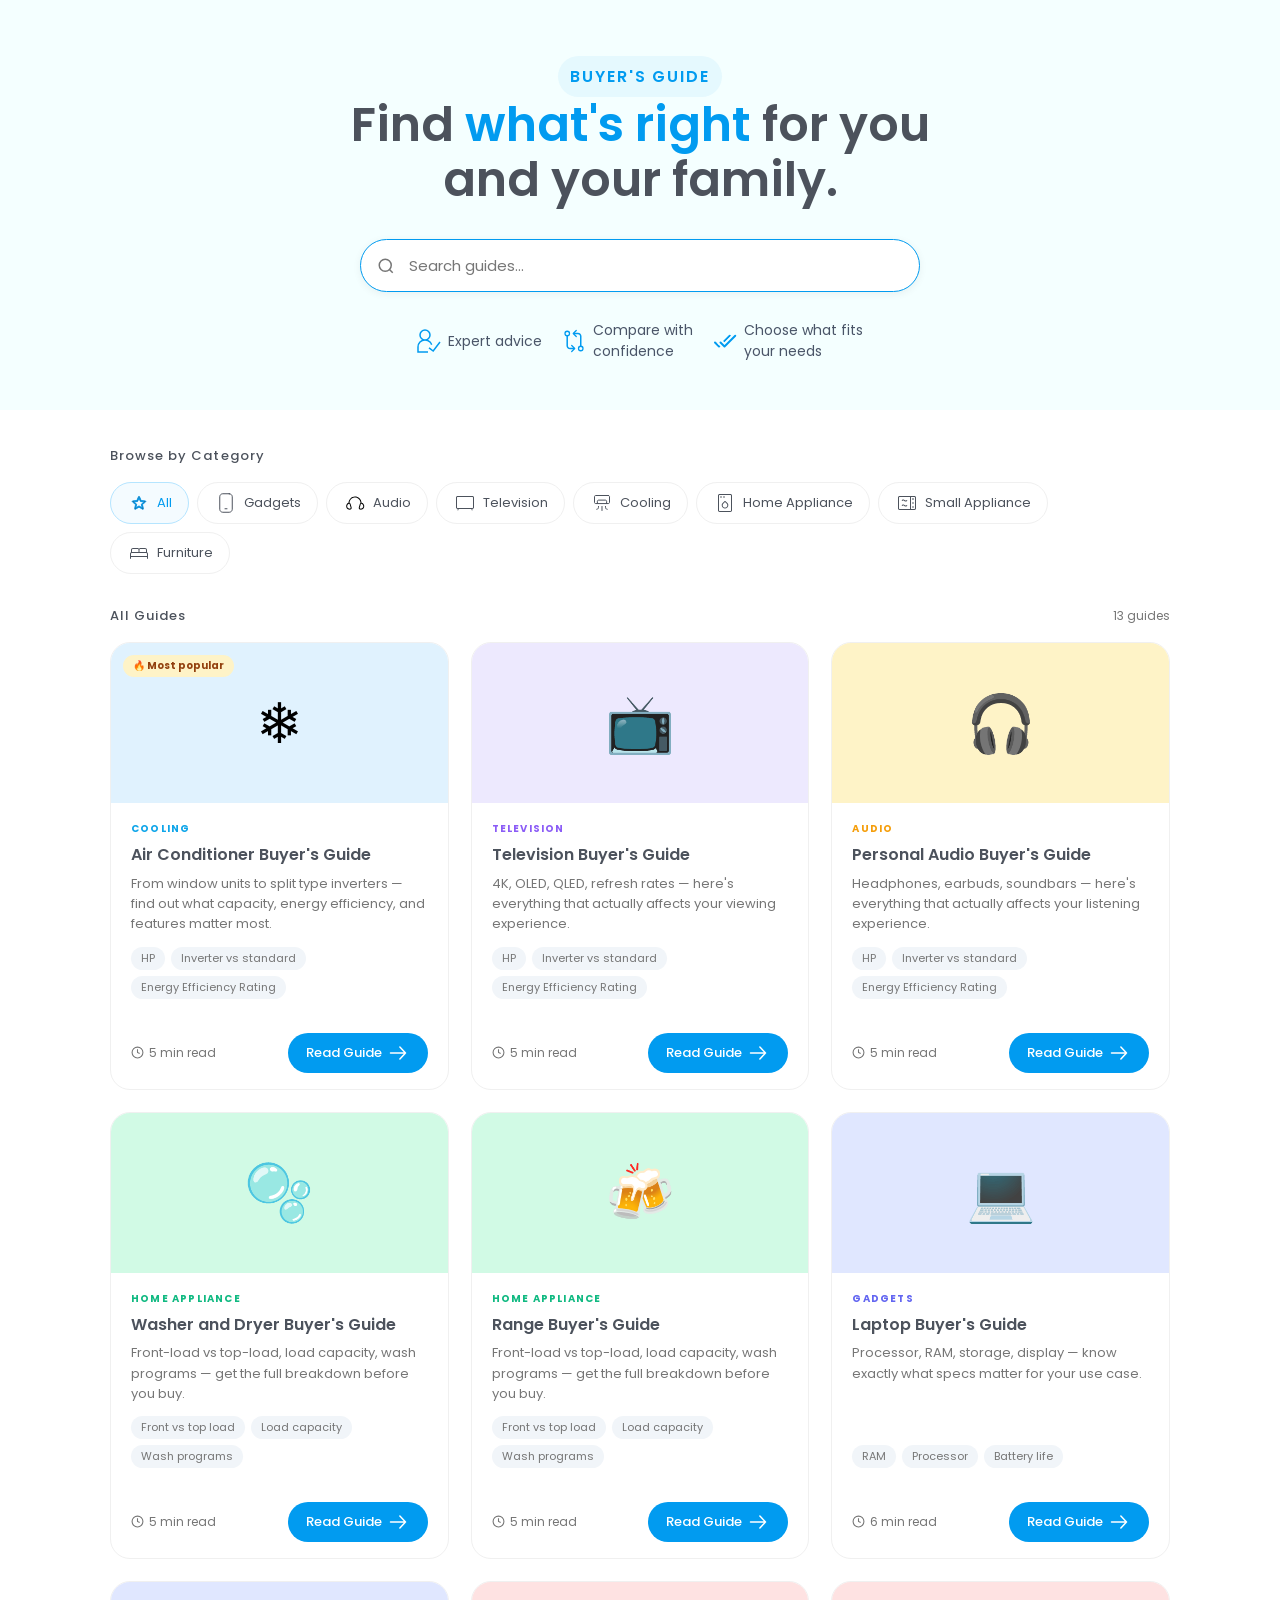
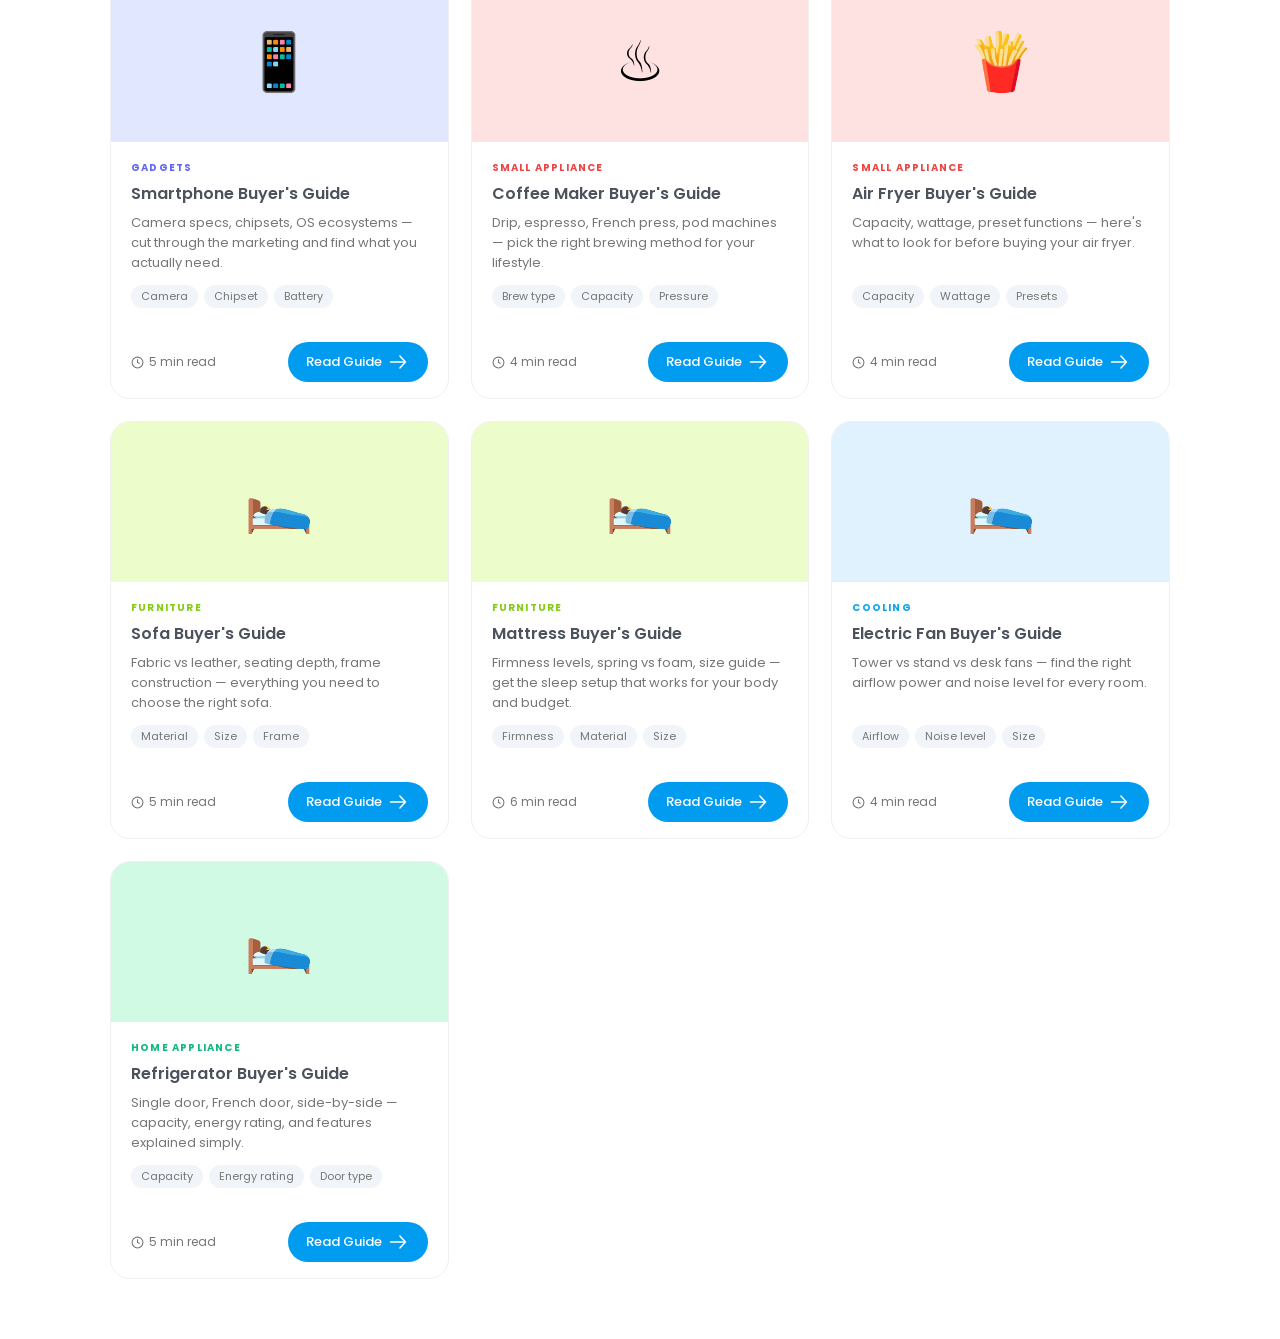
<file: index.html>
<!doctype html>
<html lang="en">
  <head>
    <meta charset="UTF-8" />
    <meta name="viewport" content="width=device-width, initial-scale=1.0" />
    <title>Buyer's Guide</title>
    <link rel="preconnect" href="https://fonts.googleapis.com" />
    <link rel="preconnect" href="https://fonts.gstatic.com" crossorigin />
    <link href="https://fonts.googleapis.com/css?family=Poppins" rel="stylesheet" />
    <link rel="stylesheet" href="styles.css" />

    <style>
      *,
      *::before,
      *::after {
        box-sizing: border-box;
        margin: 0;
        padding: 0;
        font-family: "Poppins", serif;
      }

      :root {
        --blue-light: #3b82f6;
        --SecondaryColor-Blue60: #019bf0;
        --Gray-gray-700: #4a5568;
        --SecondaryGray-LightStroke-SecondaryGray20: #f0f0f0;
        --SecondaryGray-SecondaryText-SecondaryGray80: #767676;
        --Gray-gray-700: #4a5568;
        --PrimaryTextColor-PrimaryText90: #4c525c;
        --white: #ffffff;
        --radius-sm: 6px;
        --radius-md: 12px;
        --radius-lg: 20px;
        --shadow-card: 0 2px 12px rgba(0, 0, 0, 0.07), 0 1px 3px rgba(0, 0, 0, 0.05);
        --shadow-hover: 0 8px 28px rgba(0, 0, 0, 0.12), 0 2px 8px rgba(0, 0, 0, 0.07);
      }

      body {
        background: var(--white);
        color: var(--gray-900);
        min-height: 100vh;
      }
    </style>
  </head>

  <body>
    <!-- HERO -->
    <section class="hero">
      <p class="hero-eyebrow">Buyer's Guide</p>
      <h1>Find <span>what's right</span> for you<br />and your family.</h1>

      <!-- <div class="search-wrap">
      <svg class="search-icon" width="18" height="18" fill="none" stroke="currentColor" stroke-width="2"
        viewBox="0 0 24 24">
        <circle cx="11" cy="11" r="8" />
        <path d="m21 21-4.35-4.35" />
      </svg>
      <input type="text" id="searchInput" placeholder="Search guides…" autocomplete="off" />
    </div> -->

      <div class="search-wrap">
        <svg
          class="search-icon"
          width="18"
          height="18"
          fill="none"
          stroke="currentColor"
          stroke-width="2"
          viewBox="0 0 24 24">
          <circle cx="11" cy="11" r="8" />
          <path d="m21 21-4.35-4.35" />
        </svg>
        <input type="text" id="searchInput" placeholder="Search guides…" autocomplete="off" />
        <div class="search-dropdown" id="searchDropdown"></div>
      </div>

      <div class="trust-row">
        <div class="trust-item">
          <svg xmlns="http://www.w3.org/2000/svg" width="24" height="24" viewBox="0 0 24 24" fill="none">
            <g clip-path="url(#clip0_504_4593)">
              <path
                d="M8 11C9.32608 11 10.5979 10.4732 11.5355 9.53553C12.4732 8.59785 13 7.32608 13 6C13 4.67392 12.4732 3.40215 11.5355 2.46447C10.5979 1.52678 9.32608 1 8 1C6.67392 1 5.40215 1.52678 4.46447 2.46447C3.52678 3.40215 3 4.67392 3 6C3 7.32608 3.52678 8.59785 4.46447 9.53553C5.40215 10.4732 6.67392 11 8 11ZM8 11C10.013 11 11.772 11.76 13.023 13.023C13.7647 13.775 14.3196 14.6905 14.643 15.696M8 11C4 11 1 14 1 18V23H11M12 18.824L16.19 22L23 13"
                stroke="#019BF0"
                stroke-width="1.5" />
            </g>
            <defs>
              <clipPath id="clip0_504_4593">
                <rect width="24" height="24" fill="white" />
              </clipPath>
            </defs>
          </svg>
          Expert advice
        </div>
        <div class="trust-item">
          <svg xmlns="http://www.w3.org/2000/svg" width="24" height="24" viewBox="0 0 24 24" fill="none">
            <path
              d="M14.25 7.5L11.25 4.5L14.25 1.5M9.70312 16.5L12.7031 19.5L9.70312 22.5"
              stroke="#019BF0"
              stroke-width="1.25085"
              stroke-linecap="round"
              stroke-linejoin="round" />
            <path
              d="M5.25 6.75C6.49264 6.75 7.5 5.74264 7.5 4.5C7.5 3.25736 6.49264 2.25 5.25 2.25C4.00736 2.25 3 3.25736 3 4.5C3 5.74264 4.00736 6.75 5.25 6.75Z"
              stroke="#019BF0"
              stroke-width="1.25085"
              stroke-linecap="round"
              stroke-linejoin="round" />
            <path
              d="M18.75 21.75C19.9926 21.75 21 20.7426 21 19.5C21 18.2574 19.9926 17.25 18.75 17.25C17.5074 17.25 16.5 18.2574 16.5 19.5C16.5 20.7426 17.5074 21.75 18.75 21.75Z"
              stroke="#019BF0"
              stroke-width="1.25085"
              stroke-linecap="round"
              stroke-linejoin="round" />
            <path
              d="M12 4.5H15.9375C16.6834 4.5 17.3988 4.79632 17.9262 5.32376C18.4537 5.85121 18.75 6.56658 18.75 7.3125V17.25M11.9531 19.5H8.01562C7.2697 19.5 6.55433 19.2037 6.02689 18.6762C5.49944 18.1488 5.20312 17.4334 5.20312 16.6875V6.75"
              stroke="#019BF0"
              stroke-width="1.5"
              stroke-linecap="round"
              stroke-linejoin="round" />
          </svg>
          Compare with <br />
          confidence
        </div>
        <div class="trust-item">
          <svg xmlns="http://www.w3.org/2000/svg" width="24" height="24" viewBox="0 0 24 24" fill="none">
            <g clip-path="url(#clip0_504_4604)">
              <mask
                id="mask0_504_4604"
                style="mask-type: luminance"
                maskUnits="userSpaceOnUse"
                x="1"
                y="3"
                width="25"
                height="18">
                <path
                  d="M2 13.5L6 17.5L16.75 6.75"
                  stroke="white"
                  stroke-width="2"
                  stroke-linecap="round"
                  stroke-linejoin="round"
                  stroke-dasharray="24 24" />
                <path
                  d="M7.5 13.5L11.5 17.5L22.25 6.75"
                  stroke="black"
                  stroke-width="6"
                  stroke-linecap="round"
                  stroke-linejoin="round"
                  stroke-dasharray="24 24" />
              </mask>
              <g mask="url(#mask0_504_4604)">
                <path d="M0 0H24V24H0V0Z" fill="#019BF0" />
              </g>
              <path
                d="M7.5 13.5L11.5 17.5L22.25 6.75"
                stroke="#019BF0"
                stroke-width="2"
                stroke-linecap="round"
                stroke-linejoin="round" />
            </g>
            <defs>
              <clipPath id="clip0_504_4604">
                <rect width="24" height="24" fill="white" />
              </clipPath>
            </defs>
          </svg>
          Choose what fits <br />
          your needs
        </div>
      </div>
    </section>

    <!-- CONTENT -->
    <div class="container">
      <!-- Categories -->
      <section class="categories-section">
        <p class="section-label">Browse by Category</p>
        <div class="category-tabs" id="categoryTabs"></div>
      </section>

      <!-- Guides -->
      <section class="guides-section">
        <div class="guides-header">
          <h2 id="sectionTitle">All Guides</h2>
          <span class="guides-count" id="guidesCount"></span>
        </div>
        <div class="grid" id="guidesGrid"></div>
      </section>
    </div>

    <script>
      // ── DATA ──────────────────────────────────────────────────────────────────────
      const guides = [
        {
          id: 1,
          category: "cooling",
          categoryLabel: "Cooling",
          title: "Air Conditioner Buyer's Guide",
          description:
            "From window units to split type inverters — find out what capacity, energy efficiency, and features matter most.",
          tags: ["HP", "Inverter vs standard", "Energy Efficiency Rating"],
          readTime: 5,
          emoji: "&#x2744;",
          popular: true,
          href: "#",
        },

        {
          id: 3,
          category: "television",
          categoryLabel: "Television",
          title: "Television Buyer's Guide",
          description:
            "4K, OLED, QLED, refresh rates — here's everything that actually affects your viewing experience.",
          tags: ["HP", "Inverter vs standard", "Energy Efficiency Rating"],
          readTime: 5,
          emoji: "&#128250;",
          popular: false,
          href: "./pages/tv-buyers-guide/tv-buyers-guide.html",
        },
        {
          id: 4,
          category: "audio",
          categoryLabel: "Audio",
          title: "Personal Audio Buyer's Guide",
          description:
            "Headphones, earbuds, soundbars — here's everything that actually affects your listening experience.",
          tags: ["HP", "Inverter vs standard", "Energy Efficiency Rating"],
          readTime: 5,
          emoji: "&#x1F3A7;",
          popular: false,
          href: "./pages/audio-buyers-guide/personal-audio.html",
        },
        {
          id: 5,
          category: "home_appliance",
          categoryLabel: "Home Appliance",
          title: "Washer and Dryer Buyer's Guide",
          description: "Front-load vs top-load, load capacity, wash programs — get the full breakdown before you buy.",
          tags: ["Front vs top load", "Load capacity", "Wash programs"],
          readTime: 5,
          emoji: "&#x1fae7;",
          popular: false,
        },
        {
          id: 6,
          category: "home_appliance",
          categoryLabel: "Home Appliance",
          title: "Range Buyer's Guide",
          description: "Front-load vs top-load, load capacity, wash programs — get the full breakdown before you buy.",
          tags: ["Front vs top load", "Load capacity", "Wash programs"],
          readTime: 5,
          emoji: "&#127867;",
          popular: false,
          href: "#",
        },
        {
          id: 7,
          category: "gadgets",
          categoryLabel: "Gadgets",
          title: "Laptop Buyer's Guide",
          description: "Processor, RAM, storage, display — know exactly what specs matter for your use case.",
          tags: ["RAM", "Processor", "Battery life"],
          readTime: 6,
          emoji: "&#128187;",
          popular: false,
          href: "#",
        },
        {
          id: 8,
          category: "gadgets",
          categoryLabel: "Gadgets",
          title: "Smartphone Buyer's Guide",
          description:
            "Camera specs, chipsets, OS ecosystems — cut through the marketing and find what you actually need.",
          tags: ["Camera", "Chipset", "Battery"],
          readTime: 5,
          emoji: "&#128241;",
          popular: false,
          href: "#",
        },
        {
          id: 9,
          category: "small_appliance",
          categoryLabel: "Small Appliance",
          title: "Coffee Maker Buyer's Guide",
          description: "Drip, espresso, French press, pod machines — pick the right brewing method for your lifestyle.",
          tags: ["Brew type", "Capacity", "Pressure"],
          readTime: 4,
          emoji: "&#9832;",
          popular: false,
          href: "#",
        },
        {
          id: 10,
          category: "small_appliance",
          categoryLabel: "Small Appliance",
          title: "Air Fryer Buyer's Guide",
          description: "Capacity, wattage, preset functions — here's what to look for before buying your air fryer.",
          tags: ["Capacity", "Wattage", "Presets"],
          readTime: 4,
          emoji: "&#127839;",
          popular: false,
          href: "#",
        },
        {
          id: 11,
          category: "furniture",
          categoryLabel: "Furniture",
          title: "Sofa Buyer's Guide",
          description:
            "Fabric vs leather, seating depth, frame construction — everything you need to choose the right sofa.",
          tags: ["Material", "Size", "Frame"],
          readTime: 5,
          emoji: "&#128716;",
          popular: false,
          href: "#",
        },
        {
          id: 12,
          category: "furniture",
          categoryLabel: "Furniture",
          title: "Mattress Buyer's Guide",
          description:
            "Firmness levels, spring vs foam, size guide — get the sleep setup that works for your body and budget.",
          tags: ["Firmness", "Material", "Size"],
          readTime: 6,
          emoji: "&#128716;",
          popular: false,
          href: "#",
        },
        {
          id: 13,
          category: "cooling",
          categoryLabel: "Cooling",
          title: "Electric Fan Buyer's Guide",
          description: "Tower vs stand vs desk fans — find the right airflow power and noise level for every room.",
          tags: ["Airflow", "Noise level", "Size"],
          readTime: 4,
          emoji: "&#128716;",
          popular: false,
          href: "#",
        },
        {
          id: 14,
          category: "home_appliance",
          categoryLabel: "Home Appliance",
          title: "Refrigerator Buyer's Guide",
          description:
            "Single door, French door, side-by-side — capacity, energy rating, and features explained simply.",
          tags: ["Capacity", "Energy rating", "Door type"],
          readTime: 5,
          emoji: "&#128716;",
          popular: false,
          href: "#",
        },
      ];

      const categories = [
        {
          id: "all",
          label: "All",
          icon: `<svg xmlns="http://www.w3.org/2000/svg" width="24" height="24" viewBox="0 0 24 24" fill="none">
  <path d="M8.85003 16.8243L12 14.9243L15.15 16.8493L14.325 13.2493L17.1 10.8493L13.45 10.5243L12 7.12428L10.55 10.4993L6.90002 10.8243L9.67502 13.2493L8.85003 16.8243ZM12 16.1013L8.37002 18.2933C8.26336 18.3459 8.16436 18.3673 8.07302 18.3573C7.98236 18.3466 7.89402 18.3153 7.80802 18.2633C7.72136 18.2099 7.65602 18.1346 7.61202 18.0373C7.56802 17.9399 7.56402 17.8336 7.60002 17.7183L8.56602 13.6083L5.37102 10.8383C5.28102 10.7649 5.22169 10.6773 5.19302 10.5753C5.16436 10.4733 5.17069 10.3756 5.21202 10.2823C5.25336 10.1889 5.30836 10.1123 5.37702 10.0523C5.44636 9.99428 5.53969 9.95495 5.65702 9.93428L9.87302 9.56628L11.517 5.67428C11.5624 5.56428 11.6277 5.48495 11.713 5.43628C11.7984 5.38761 11.894 5.36328 12 5.36328C12.106 5.36328 12.202 5.38761 12.288 5.43628C12.374 5.48495 12.439 5.56428 12.483 5.67428L14.127 9.56628L18.342 9.93428C18.46 9.95428 18.5537 9.99395 18.623 10.0533C18.6924 10.1119 18.7477 10.1883 18.789 10.2823C18.8297 10.3756 18.8357 10.4733 18.807 10.5753C18.7784 10.6773 18.719 10.7649 18.629 10.8383L15.434 13.6083L16.4 17.7183C16.4374 17.8323 16.4337 17.9383 16.389 18.0363C16.3444 18.1343 16.2787 18.2096 16.192 18.2623C16.1067 18.3156 16.0184 18.3473 15.927 18.3573C15.8364 18.3673 15.7377 18.3459 15.631 18.2933L12 16.1013Z" fill="#4C525C"/>
</svg>`,
        },
        {
          id: "gadgets",
          label: "Gadgets",
          icon: `<svg xmlns="http://www.w3.org/2000/svg" width="24" height="24" viewBox="0 0 24 24" fill="none">
  <path d="M15.25 2.75H8.75C7.09315 2.75 5.75 4.09315 5.75 5.75V18.25C5.75 19.9069 7.09315 21.25 8.75 21.25H15.25C16.9069 21.25 18.25 19.9069 18.25 18.25V5.75C18.25 4.09315 16.9069 2.75 15.25 2.75Z" stroke="#4C525C" stroke-linecap="round" stroke-linejoin="round"/>
  <path d="M11 17.75H13" stroke="#4C525C" stroke-linecap="round" stroke-linejoin="round"/>
</svg>`,
        },
        {
          id: "audio",
          label: "Audio",
          icon: `<svg xmlns="http://www.w3.org/2000/svg" width="24" height="24" viewBox="0 0 24 24" fill="none">
  <path d="M6.50399 11.7998C7.03399 11.9418 7.47699 12.3558 7.62899 12.9248L8.61699 16.6128C8.67129 16.8145 8.68528 17.025 8.65816 17.2322C8.63105 17.4394 8.56336 17.6392 8.45897 17.8202C8.35458 18.0013 8.21554 18.1599 8.04979 18.2872C7.88404 18.4144 7.69483 18.5077 7.49299 18.5618C6.61964 18.7958 5.68911 18.6733 4.90601 18.2214C4.1229 17.7695 3.55134 17.025 3.31699 16.1518L3.26999 15.9758C3.0446 15.1336 3.15032 14.2371 3.56544 13.4705C3.98056 12.7038 4.67355 12.1253 5.50199 11.8538C5.54301 10.1663 6.23888 8.56094 7.44238 7.37735C8.64588 6.19376 10.2626 5.52477 11.9506 5.51191C13.6385 5.49905 15.2652 6.14332 16.4866 7.30843C17.708 8.47355 18.4283 10.0681 18.495 11.7548C18.575 11.7641 18.6553 11.7791 18.736 11.7998C19.6093 12.0341 20.3537 12.6057 20.8056 13.3888C21.2576 14.1719 21.38 15.1024 21.146 15.9758L21.1 16.1508C20.8657 17.024 20.2941 17.7685 19.511 18.2204C18.7279 18.6723 17.7973 18.7948 16.924 18.5608C16.7223 18.5067 16.5332 18.4134 16.3675 18.2862C16.2018 18.1591 16.0628 18.0005 15.9584 17.8196C15.8541 17.6387 15.7863 17.439 15.7592 17.232C15.732 17.0249 15.7458 16.8145 15.8 16.6128L16.788 12.9248C16.898 12.5128 17.161 12.1818 17.5 11.9768C17.492 10.5387 16.9211 9.16097 15.9096 8.13875C14.8981 7.11652 13.5265 6.53112 12.0886 6.50798C10.6507 6.48483 9.26094 7.02578 8.21706 8.01492C7.17319 9.00407 6.55825 10.3627 6.50399 11.7998ZM6.66399 13.1838C6.64404 13.1087 6.60945 13.0383 6.56223 12.9767C6.51501 12.915 6.45607 12.8632 6.3888 12.8244C6.32154 12.7856 6.24726 12.7604 6.17025 12.7503C6.09323 12.7403 6.01498 12.7455 5.93999 12.7658C5.32299 12.9312 4.79692 13.3349 4.4774 13.8881C4.15788 14.4412 4.07105 15.0986 4.23599 15.7158L4.28299 15.8928C4.44869 16.5096 4.85245 17.0354 5.40558 17.3547C5.95872 17.6741 6.61598 17.7607 7.23299 17.5958C7.30815 17.5759 7.37864 17.5414 7.44042 17.4942C7.5022 17.4471 7.55404 17.3881 7.59298 17.3209C7.63191 17.2536 7.65717 17.1793 7.6673 17.1022C7.67743 17.0251 7.67223 16.9468 7.65199 16.8718L6.66399 13.1838ZM18.478 12.7658C18.403 12.7455 18.3248 12.7403 18.2477 12.7503C18.1707 12.7604 18.0965 12.7856 18.0292 12.8244C17.9619 12.8632 17.903 12.915 17.8558 12.9767C17.8085 13.0383 17.774 13.1087 17.754 13.1838L16.765 16.8718C16.7447 16.9468 16.7395 17.025 16.7496 17.102C16.7596 17.179 16.7848 17.2533 16.8236 17.3206C16.8625 17.3878 16.9142 17.4468 16.9759 17.494C17.0375 17.5412 17.1079 17.5758 17.183 17.5958C17.8 17.7607 18.4573 17.6741 19.0104 17.3547C19.5635 17.0354 19.9673 16.5096 20.133 15.8928L20.181 15.7168C20.3459 15.0996 20.2591 14.4422 19.9396 13.8891C19.6201 13.3359 19.094 12.9322 18.477 12.7668" fill="black"/>
</svg>`,
        },
        {
          id: "television",
          label: "Television",
          icon: `<svg xmlns="http://www.w3.org/2000/svg" width="24" height="24" viewBox="0 0 24 24" fill="none">
  <path d="M4.616 19.462V18C4.168 18 3.78667 17.8427 3.472 17.528C3.15733 17.2133 3 16.8323 3 16.385V6.615C3 6.16833 3.15733 5.78733 3.472 5.472C3.78667 5.15733 4.168 5 4.616 5H19.385C19.8317 5 20.2127 5.15733 20.528 5.472C20.8427 5.78667 21 6.168 21 6.616V16.385C21 16.8317 20.8427 17.2127 20.528 17.528C20.2133 17.8427 19.8323 18 19.385 18V19.462H18.885L18.369 18H5.675L5.115 19.462H4.616ZM4.616 17H19.385C19.5643 17 19.7117 16.9423 19.827 16.827C19.9423 16.7117 20 16.5643 20 16.385V6.615C20 6.43567 19.9423 6.28833 19.827 6.173C19.7117 6.05767 19.5643 6 19.385 6H4.615C4.43567 6 4.28833 6.05767 4.173 6.173C4.05767 6.28833 4 6.436 4 6.616V16.385C4 16.5643 4.05767 16.7117 4.173 16.827C4.28833 16.9423 4.436 17 4.616 17Z" fill="#4C525C"/>
</svg>`,
        },
        {
          id: "cooling",
          label: "Cooling",
          icon: `<svg xmlns="http://www.w3.org/2000/svg" width="24" height="24" viewBox="0 0 24 24" fill="none">
  <path d="M18.346 4.5H5.654C5.025 4.5 4.5 5.025 4.5 5.654V11.424C4.5 12.052 5.025 12.577 5.654 12.577H18.346C18.975 12.577 19.5 12.052 19.5 11.423V5.653C19.5 5.025 18.975 4.5 18.346 4.5Z" stroke="#4C525C" stroke-linecap="round" stroke-linejoin="round"/>
  <path d="M16.6149 12.5772V10.2692C16.6149 9.64123 16.0899 9.11523 15.4619 9.11523H8.53688C7.90888 9.11523 7.38388 9.64123 7.38388 10.2692V12.5772M6.80688 18.3472C8.44688 18.3472 8.53688 16.7432 8.53688 15.4612M17.1909 18.3462C15.5509 18.3462 15.4609 16.7432 15.4609 15.4612M11.9999 19.5002V15.4612" stroke="#4C525C" stroke-linecap="round" stroke-linejoin="round"/>
</svg>`,
        },
        {
          id: "home_appliance",
          label: "Home Appliance",
          icon: `<svg xmlns="http://www.w3.org/2000/svg" width="24" height="24" viewBox="0 0 24 24" fill="none">
  <path d="M8 6.77C8.20667 6.77 8.38667 6.69333 8.54 6.54C8.69334 6.38667 8.77 6.20667 8.77 6C8.77 5.79333 8.69334 5.61333 8.54 5.46C8.38667 5.30667 8.20667 5.23 8 5.23C7.79334 5.23 7.61334 5.30667 7.46 5.46C7.30667 5.61333 7.23 5.79333 7.23 6C7.23 6.20667 7.30667 6.38667 7.46 6.54C7.61334 6.69333 7.79334 6.77 8 6.77ZM11.54 6.54C11.6933 6.38667 11.77 6.20667 11.77 6C11.77 5.79333 11.6933 5.61333 11.54 5.46C11.3867 5.30667 11.2067 5.23 11 5.23C10.7933 5.23 10.6133 5.30667 10.46 5.46C10.3067 5.61333 10.23 5.79333 10.23 6C10.23 6.20667 10.3067 6.38667 10.46 6.54C10.6133 6.69333 10.7933 6.77 11 6.77C11.2067 6.77 11.3867 6.69333 11.54 6.54ZM12 17.5C12.9093 17.5 13.6867 17.19 14.332 16.57C14.9773 15.95 15.3 15.1933 15.3 14.3C15.3 13.8807 15.2293 13.474 15.088 13.08C14.9473 12.686 14.7297 12.3413 14.435 12.046L12.565 10.177C12.4037 10.0157 12.2153 9.935 12 9.935C11.7847 9.935 11.5963 10.0157 11.435 10.177L9.646 11.966C9.33067 12.2813 9.09 12.64 8.924 13.042C8.758 13.444 8.68334 13.8633 8.7 14.3C8.73334 15.1927 9.06867 15.9493 9.706 16.57C10.3433 17.1907 11.108 17.5007 12 17.5ZM10.37 15.921C9.92334 15.481 9.7 14.9407 9.7 14.3C9.7 13.9987 9.749 13.713 9.847 13.443C9.945 13.173 10.105 12.9273 10.327 12.706L12 11.033L13.744 12.777C13.9407 12.973 14.0823 13.207 14.169 13.479C14.2563 13.751 14.3 14.0247 14.3 14.3C14.3 14.9413 14.0767 15.4817 13.63 15.921C13.1847 16.361 12.6413 16.581 12 16.581C11.3587 16.581 10.8153 16.361 10.37 15.921ZM6.615 21C6.167 21 5.78567 20.8427 5.471 20.528C5.15634 20.2133 4.99934 19.8323 5 19.385V4.615C5 4.16833 5.15734 3.78733 5.472 3.472C5.78667 3.15733 6.168 3 6.616 3H17.385C17.8317 3 18.2127 3.15733 18.528 3.472C18.8427 3.78667 19 4.168 19 4.616V19.385C19 19.8317 18.8427 20.2127 18.528 20.528C18.2133 20.8427 17.8323 21 17.385 21H6.615ZM6.615 20H17.384C17.5633 20 17.7107 19.9423 17.826 19.827C17.9413 19.7117 17.999 19.5643 17.999 19.385V4.615C17.999 4.43567 17.9413 4.28833 17.826 4.173C17.7107 4.05767 17.5637 4 17.385 4H6.615C6.43567 4 6.28834 4.05767 6.173 4.173C6.05767 4.28833 6 4.436 6 4.616V19.385C6 19.5643 6.05767 19.7117 6.173 19.827C6.28834 19.9423 6.436 20 6.616 20" fill="#4C525C"/>
</svg>`,
        },
        {
          id: "small_appliance",
          label: "Small Appliance",
          icon: `<svg xmlns="http://www.w3.org/2000/svg" width="24" height="24" viewBox="0 0 24 24" fill="none">
  <path d="M4.616 19C4.15533 19 3.771 18.846 3.463 18.538C3.155 18.23 3.00067 17.8453 3 17.384V6.616C3 6.15533 3.15433 5.771 3.463 5.463C3.77167 5.155 4.15567 5.00067 4.615 5H19.385C19.845 5 20.229 5.15433 20.537 5.463C20.845 5.77167 20.9993 6.156 21 6.616V17.385C21 17.845 20.8457 18.2293 20.537 18.538C20.2283 18.8467 19.8443 19.0007 19.385 19H4.616ZM4.616 18H15V6H4.616C4.462 6 4.32067 6.064 4.192 6.192C4.06333 6.32 3.99933 6.46133 4 6.616V17.385C4 17.5383 4.064 17.6793 4.192 17.808C4.32 17.9367 4.461 18.0007 4.615 18M16 18H19.385C19.5383 18 19.6793 17.936 19.808 17.808C19.9367 17.68 20.0007 17.5387 20 17.384V6.616C20 6.462 19.936 6.32067 19.808 6.192C19.68 6.06333 19.539 5.99933 19.385 6H16V18ZM17.308 8.692H18.692V7.308H17.308V8.692ZM18 12.77C18.2067 12.77 18.3867 12.6933 18.54 12.54C18.6933 12.3867 18.77 12.207 18.77 12.001C18.77 11.795 18.6933 11.615 18.54 11.461C18.3867 11.307 18.2067 11.2303 18 11.231C17.7933 11.2317 17.6133 11.3083 17.46 11.461C17.3067 11.6137 17.23 11.7937 17.23 12.001C17.23 12.2083 17.3067 12.3883 17.46 12.541C17.6133 12.6937 17.7933 12.7693 18 12.77ZM18 16.771C18.2067 16.771 18.3867 16.6943 18.54 16.541C18.6933 16.3877 18.77 16.2077 18.77 16.001C18.77 15.7943 18.6933 15.6143 18.54 15.461C18.3867 15.3077 18.2067 15.231 18 15.231C17.7933 15.231 17.6133 15.3077 17.46 15.461C17.3067 15.6143 17.23 15.7943 17.23 16.001C17.23 16.2077 17.3067 16.3877 17.46 16.541C17.6133 16.6943 17.7933 16.771 18 16.771ZM10.75 15.501C10.4273 15.501 10.1297 15.4293 9.857 15.286C9.58433 15.142 9.35267 15.0097 9.162 14.889C8.982 14.7723 8.826 14.6787 8.694 14.608C8.562 14.5373 8.414 14.5013 8.25 14.5C8.07933 14.5 7.912 14.543 7.748 14.629C7.584 14.715 7.441 14.808 7.319 14.908L6.587 14.2C6.77033 14.0513 7.005 13.8977 7.291 13.739C7.57767 13.5797 7.89733 13.5 8.25 13.5C8.57333 13.5 8.86167 13.5697 9.115 13.709C9.36833 13.8477 9.59033 13.9773 9.781 14.098C9.95633 14.224 10.1247 14.3223 10.286 14.393C10.4473 14.4637 10.602 14.4993 10.75 14.5C10.9207 14.5 11.088 14.457 11.252 14.371C11.416 14.285 11.559 14.192 11.681 14.092L12.414 14.8C12.2307 14.9487 11.9957 15.1027 11.709 15.262C11.4223 15.4207 11.1027 15.5 10.75 15.5M10.75 10.5C10.4273 10.5 10.1297 10.4283 9.857 10.285C9.58433 10.141 9.35267 10.0087 9.162 9.888C8.982 9.77133 8.826 9.67767 8.694 9.607C8.562 9.53633 8.414 9.50067 8.25 9.5C8.07933 9.5 7.912 9.543 7.748 9.629C7.584 9.715 7.441 9.808 7.319 9.908L6.587 9.2C6.77033 9.05133 7.005 8.89767 7.291 8.739C7.57767 8.57967 7.89733 8.5 8.25 8.5C8.57333 8.5 8.86167 8.56967 9.115 8.709C9.36833 8.84767 9.59033 8.97733 9.781 9.098C9.95633 9.224 10.1247 9.32233 10.286 9.393C10.4473 9.46367 10.602 9.49933 10.75 9.5C10.9207 9.5 11.088 9.457 11.252 9.371C11.416 9.285 11.559 9.192 11.681 9.092L12.414 9.8C12.2307 9.94867 11.9957 10.1027 11.709 10.262C11.4223 10.4207 11.1027 10.5 10.75 10.5Z" fill="#4C525C"/>
</svg>`,
        },
        {
          id: "furniture",
          label: "Furniture",
          icon: `<svg xmlns="http://www.w3.org/2000/svg" width="24" height="24" viewBox="0 0 24 24" fill="none">
  <path d="M3 17.5V13C3 12.704 3.08533 12.3887 3.256 12.054C3.42667 11.7193 3.67467 11.468 4 11.3V9C4 8.436 4.19233 7.96167 4.577 7.577C4.96167 7.19233 5.436 7 6 7H10.5C10.8447 7 11.139 7.071 11.383 7.213C11.6263 7.35433 11.832 7.55 12 7.8C12.168 7.55 12.3737 7.35433 12.617 7.213C12.861 7.071 13.1553 7 13.5 7H18C18.564 7 19.0383 7.19233 19.423 7.577C19.8077 7.96167 20 8.436 20 9V11.3C20.326 11.468 20.574 11.7193 20.744 12.054C20.9147 12.3887 21 12.704 21 13V17.5C21 17.642 20.952 17.7607 20.856 17.856C20.76 17.9513 20.641 17.9993 20.499 18C20.357 18.0007 20.2383 17.9527 20.143 17.856C20.0477 17.7593 20 17.6407 20 17.5V16H4V17.5C4 17.642 3.952 17.7607 3.856 17.856C3.76 17.9513 3.641 17.9993 3.499 18C3.357 18.0007 3.23833 17.9527 3.143 17.856C3.04767 17.7593 3 17.6407 3 17.5ZM12.5 11H19V9C19 8.71667 18.904 8.47933 18.712 8.288C18.52 8.09667 18.2827 8.00067 18 8H13.5C13.2167 8 12.9793 8.096 12.788 8.288C12.5967 8.48 12.5007 8.71733 12.5 9V11ZM5 11H11.5V9C11.5 8.71667 11.404 8.47933 11.212 8.288C11.02 8.09667 10.7827 8.00067 10.5 8H6C5.71667 8 5.47933 8.096 5.288 8.288C5.09667 8.48 5.00067 8.71733 5 9V11ZM4 15H20V13C20 12.7167 19.904 12.4793 19.712 12.288C19.52 12.0967 19.2827 12.0007 19 12H5C4.71667 12 4.47933 12.096 4.288 12.288C4.09667 12.48 4.00067 12.7173 4 13V15Z" fill="#4C525C"/>
</svg>`,
        },
      ];

      // ── STATE ─────────────────────────────────────────────────────────────────────
      let activeCategory = "all";
      let searchQuery = "";

      // ── RENDER ────────────────────────────────────────────────────────────────────
      function renderCategories() {
        const tabs = document.getElementById("categoryTabs");
        tabs.innerHTML = categories
          .map(
            (cat) => `
    <button class="cat-btn ${activeCategory === cat.id ? "active" : ""}" data-id="${cat.id}">
      ${cat.icon} ${cat.label}
    </button>
  `,
          )
          .join("");

        tabs.querySelectorAll(".cat-btn").forEach((btn) => {
          btn.addEventListener("click", () => {
            activeCategory = btn.dataset.id;
            renderCategories();
            renderGuides();
          });
        });
      }

      function matchesSearch(guide, query) {
        if (!query) return true;
        const q = query.toLowerCase();
        return (
          guide.title.toLowerCase().includes(q) ||
          guide.description.toLowerCase().includes(q) ||
          guide.categoryLabel.toLowerCase().includes(q) ||
          guide.tags.some((t) => t.toLowerCase().includes(q))
        );
      }

      function renderGuides() {
        const grid = document.getElementById("guidesGrid");
        const title = document.getElementById("sectionTitle");
        const count = document.getElementById("guidesCount");

        const filtered = guides.filter((g) => {
          const catMatch = activeCategory === "all" || g.category === activeCategory;
          const searchMatch = matchesSearch(g, searchQuery);
          return catMatch && searchMatch;
        });

        const catLabel =
          activeCategory === "all" ? "All Guides" : categories.find((c) => c.id === activeCategory)?.label + " Guides";
        title.textContent = searchQuery ? `Results for "${searchQuery}"` : catLabel;
        count.textContent = `${filtered.length} guide${filtered.length !== 1 ? "s" : ""}`;

        if (filtered.length === 0) {
          grid.innerHTML = `
      <div class="empty-state">
        <svg width="40" height="40" fill="none" stroke="currentColor" stroke-width="1.5" viewBox="0 0 24 24" style="margin:0 auto;color:var(--gray-300)"><circle cx="11" cy="11" r="8"/><path d="m21 21-4.35-4.35"/></svg>
        <p>No guides found. Try a different search or category.</p>
      </div>`;
          return;
        }

        grid.innerHTML = filtered
          .map(
            (g) => `
    <article class="card" role="button" tabindex="0" aria-label="${g.title}">
      <div class="card-image-wrap">
        <div class="card-image bg-${g.category}">${g.emoji}</div>
        ${g.popular ? `<span class="badge">&#x1f525; Most popular</span>` : ""}
      </div>
      <div class="card-body">
        <span class="card-category color-${g.category}">${g.categoryLabel.toUpperCase()}</span>
        <h3 class="card-title">${g.title}</h3>
        <p class="card-desc">${g.description}</p>
        <div class="card-tags">
          ${g.tags.map((t) => `<span class="tag">${t}</span>`).join("")}
        </div>
      </div>
      <div class="card-footer">
        <span class="read-time">
          <svg width="13" height="13" fill="none" stroke="currentColor" stroke-width="2" viewBox="0 0 24 24"><circle cx="12" cy="12" r="10"/><polyline points="12 6 12 12 16 14"/></svg>
          ${g.readTime} min read
        </span>
        <a class="read-link" href="${g.href}">
          Read Guide
          <svg xmlns="http://www.w3.org/2000/svg" width="24" height="24" viewBox="0 0 24 24" fill="none">
            <path d="M4.5 12L19.5 12M13.875 18L19.5 12L13.875 6" stroke="white" stroke-width="1.5" stroke-linecap="round" stroke-linejoin="round"/>
          </svg>
        </a>
      </div>
    </article>
  `,
          )
          .join("");
      }

      // // ── SEARCH ────────────────────────────────────────────────────────────────────
      // document.getElementById("searchInput").addEventListener("input", e => {
      //   searchQuery = e.target.value.trim();
      //   if (searchQuery) activeCategory = "all";
      //   renderCategories();
      //   renderGuides();
      // });

      // // ── INIT ──────────────────────────────────────────────────────────────────────
      // renderCategories();
      // renderGuides();

      // ── SEARCH ────────────────────────────────────────────────────────────────────
      const searchInput = document.getElementById("searchInput");
      const searchDropdown = document.getElementById("searchDropdown");

      function renderDropdown(query) {
        if (!query) {
          searchDropdown.classList.remove("open");
          searchDropdown.innerHTML = "";
          return;
        }

        const results = guides.filter((g) => matchesSearch(g, query)).slice(0, 6);

        if (results.length === 0) {
          searchDropdown.innerHTML = `<p class="search-no-results">No guides found for "<strong>${query}</strong>"</p>`;
        } else {
          searchDropdown.innerHTML = results
            .map(
              (g) => `
      <a class="search-result-item" href="#guide-${g.id}" data-id="${g.id}">
        <span class="search-result-title">${g.title}</span>
        <span class="search-result-desc">${g.description}</span>
        <div class="search-result-chips">
          ${g.tags.map((t) => `<span class="search-result-chip">${t}</span>`).join("")}
        </div>
      </a>
    `,
            )
            .join("");
        }

        searchDropdown.classList.add("open");
      }

      searchInput.addEventListener("input", (e) => {
        searchQuery = e.target.value.trim();
        if (searchQuery) activeCategory = "all";
        renderCategories();
        renderGuides();
        renderDropdown(searchQuery);
      });

      // Close dropdown when clicking outside
      document.addEventListener("click", (e) => {
        if (!document.querySelector(".search-wrap").contains(e.target)) {
          searchDropdown.classList.remove("open");
        }
      });

      // Close dropdown on result click, and scroll to card
      searchDropdown.addEventListener("click", (e) => {
        const item = e.target.closest(".search-result-item");
        if (!item) return;
        searchDropdown.classList.remove("open");
        const id = item.dataset.id;
        const card = document.querySelector(`[aria-label="${guides.find((g) => g.id == id)?.title}"]`);
        if (card) card.scrollIntoView({ behavior: "smooth", block: "center" });
      });

      // ── INIT ──────────────────────────────────────────────────────────────────────
      renderCategories();
      renderGuides();
    </script>
  </body>
</html>
</file>
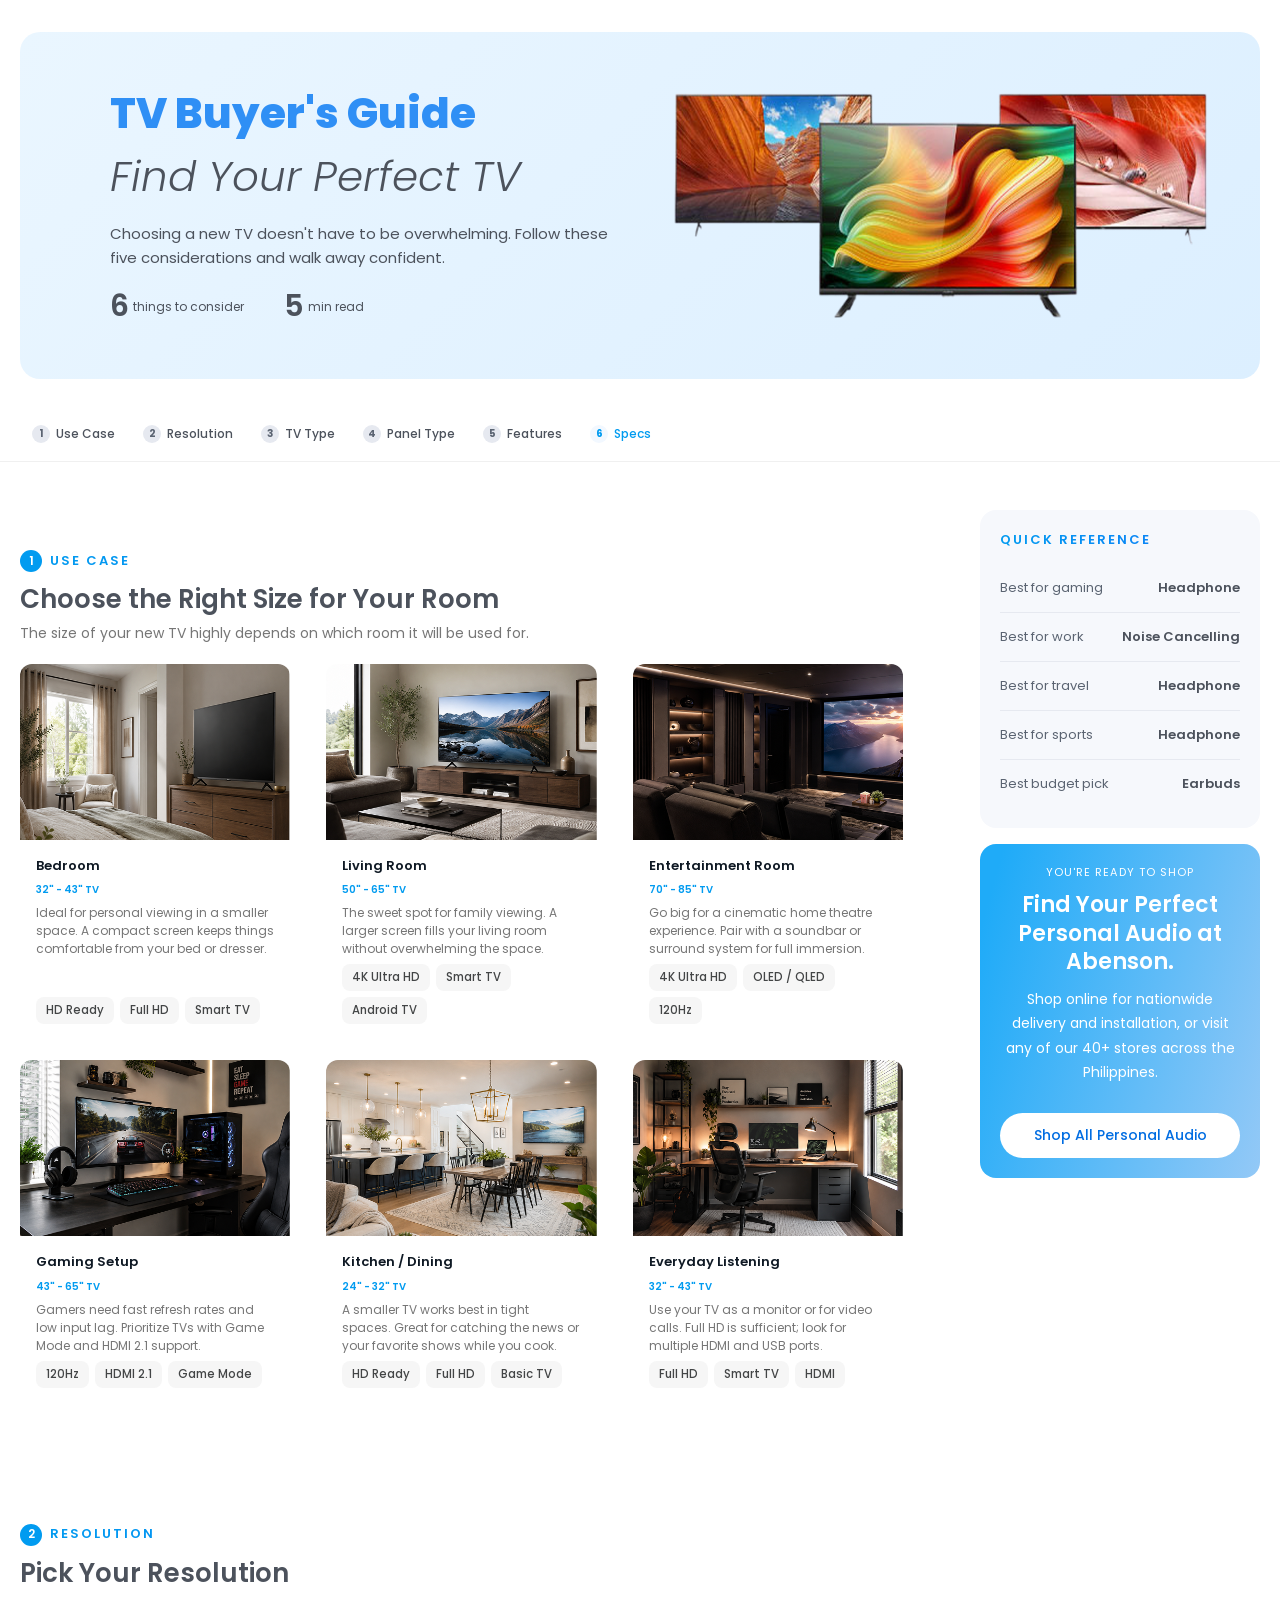
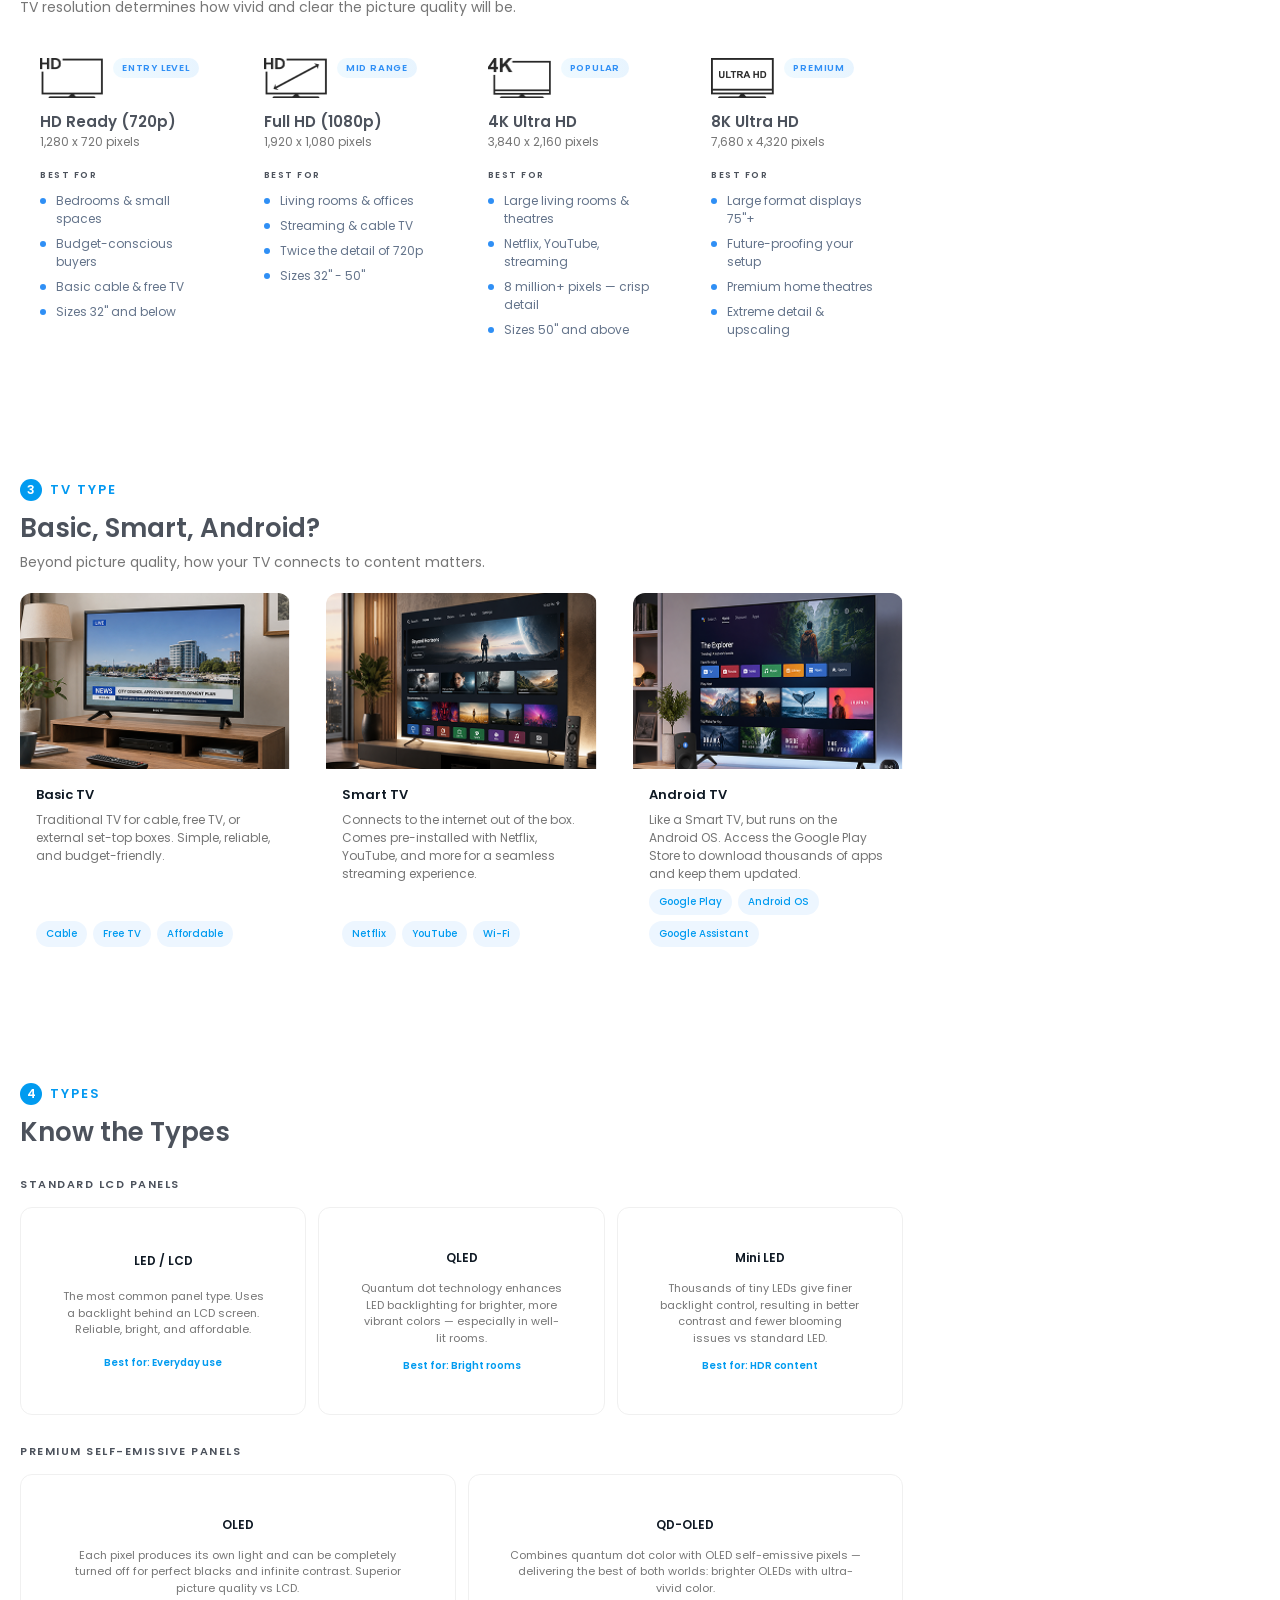
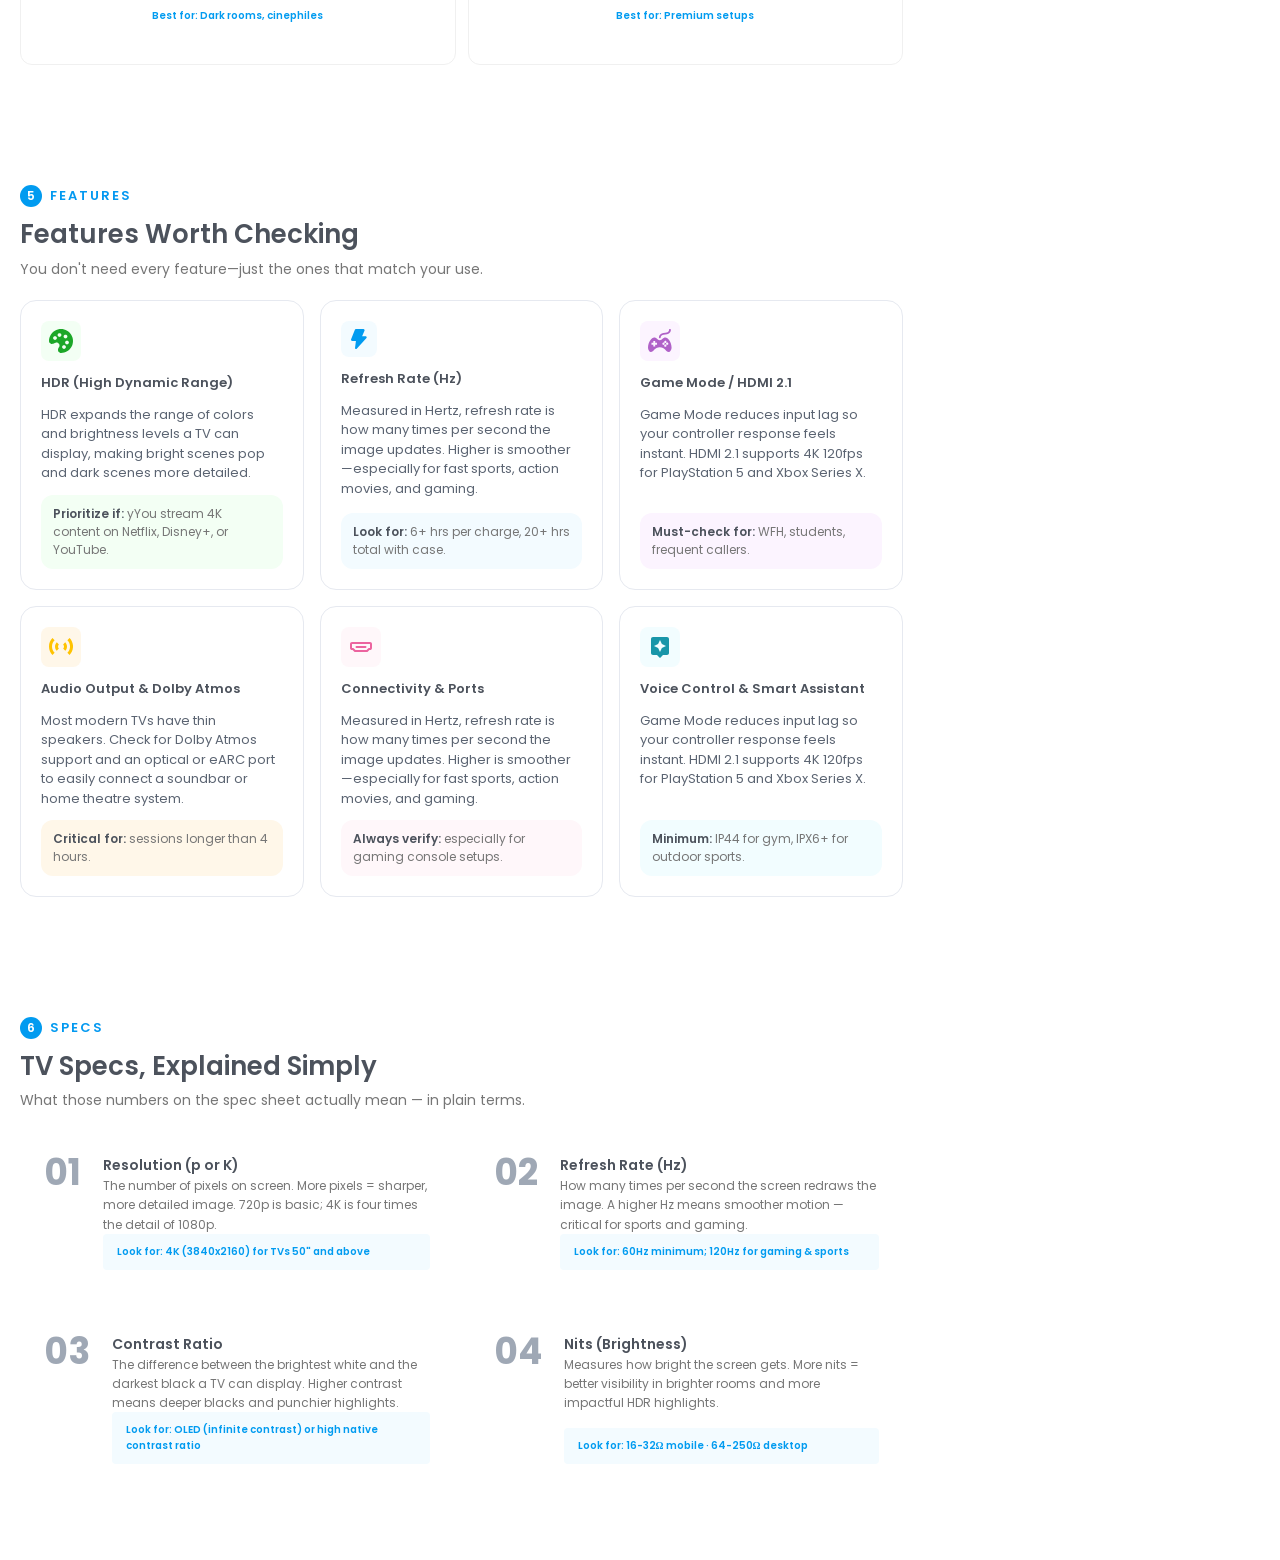
<file: pages/tv-buyers-guide/tv-buyers-guide.html>
<!doctype html>
<html lang="en">
  <head>
    <meta charset="UTF-8" />
    <meta name="viewport" content="width=device-width, initial-scale=1.0" />
    <title>TV Buyers Guide</title>
    <link href="https://fonts.googleapis.com/css?family=Poppins" rel="stylesheet" />
    <link rel="stylesheet" href="tv-styles.css" />
    <style>
      *,
      *::before,
      *::after {
        box-sizing: border-box;
        margin: 0;
        padding: 0;
        font-family: "Poppins", serif;
      }
      html {
        scroll-behavior: smooth;
      }
    </style>
  </head>
  <body>
    <section class="banner-buyers-tv-guide">
      <div class="banner">
        <div class="content">
          <div class="banner-title">
            <h1 class="eyebrow">TV Buyer's Guide</h1>
            <p class="headline">Find Your Perfect TV</p>
          </div>
          <p class="description">
            Choosing a new TV doesn't have to be overwhelming. Follow these five considerations and walk away confident.
          </p>
          <div class="meta">
            <div class="meta-item">
              <span class="meta-number">6</span>
              <p class="meta-label">things to consider</p>
            </div>
            <div class="meta-item">
              <span class="meta-number">5</span>
              <p class="meta-label">min read</p>
            </div>
          </div>
        </div>
        <img class="tv-stack" src="./images/tv-image__banner.png" alt="TV-Photo" />
      </div>
    </section>
    <header class="topnav">
      <nav class="topnav__inner">
        <ol class="topnav__list">
          <li class="topnav__item"><a class="topnav__link" href="#use-case" data-nav-link>Use Case</a></li>
          <li class="topnav__item">
            <a class="topnav__link" href="#resolution" data-nav-link>Resolution</a>
          </li>
          <li class="topnav__item">
            <a class="topnav__link" href="#tv-type" data-nav-link>TV Type</a>
          </li>
          <li class="topnav__item"><a class="topnav__link" href="#panel-type" data-nav-link>Panel Type</a></li>
          <li class="topnav__item"><a class="topnav__link" href="#features" data-nav-link>Features</a></li>
          <li class="topnav__item"><a class="topnav__link" href="#specs" data-nav-link>Specs</a></li>
        </ol>
      </nav>
    </header>

    <div class="layout">
      <main class="layout__content">
        <!-- 1. USE CASE -->
        <section id="use-case" class="section">
          <p class="section__eyebrow"><span class="section__eyebrow-badge">1</span>Use Case</p>
          <h1 class="section__title">Choose the Right Size for Your Room</h1>
          <p class="section__subtitle">The size of your new TV highly depends on which room it will be used for.</p>

          <div class="usecase-grid">
            <article class="usecase-card">
              <img class="usecase-card__image" src="./images/bedroom.png" alt="Bedroom Photo" />
              <div class="usecase-card__content">
                <h3 class="usecase-card__title">Bedroom</h3>
                <span class="usecase-card__size">32" - 43" TV</span>
                <p class="usecase-card__desc">
                  Ideal for personal viewing in a smaller space. A compact screen keeps things comfortable from your bed
                  or dresser.
                </p>
                <ul class="usecase-card__tags">
                  <li class="usecase-card__tag">HD Ready</li>
                  <li class="usecase-card__tag">Full HD</li>
                  <li class="usecase-card__tag">Smart TV</li>
                </ul>
              </div>
            </article>

            <article class="usecase-card">
              <img class="usecase-card__image" src="./images/living-room.png" alt="Living Room Photo" />
              <div class="usecase-card__content">
                <h3 class="usecase-card__title">Living Room</h3>
                <span class="usecase-card__size">50" - 65" TV</span>
                <p class="usecase-card__desc">
                  The sweet spot for family viewing. A larger screen fills your living room without overwhelming the
                  space.
                </p>
                <ul class="usecase-card__tags">
                  <li class="usecase-card__tag">4K Ultra HD</li>
                  <li class="usecase-card__tag">Smart TV</li>
                  <li class="usecase-card__tag">Android TV</li>
                </ul>
              </div>
            </article>

            <article class="usecase-card">
              <img class="usecase-card__image" src="./images/entertainment-room.png" alt="Entertainment Room Photo" />
              <div class="usecase-card__content">
                <h3 class="usecase-card__title">Entertainment Room</h3>
                <span class="usecase-card__size">70" - 85" TV</span>
                <p class="usecase-card__desc">
                  Go big for a cinematic home theatre experience. Pair with a soundbar or surround system for full
                  immersion.
                </p>
                <ul class="usecase-card__tags">
                  <li class="usecase-card__tag">4K Ultra HD</li>
                  <li class="usecase-card__tag">OLED / QLED</li>
                  <li class="usecase-card__tag">120Hz</li>
                </ul>
              </div>
            </article>

            <article class="usecase-card">
              <img class="usecase-card__image" src="./images/gaming-setup.png" alt="Gaming Setup Photo" />
              <div class="usecase-card__content">
                <h3 class="usecase-card__title">Gaming Setup</h3>
                <span class="usecase-card__size">43" - 65" TV</span>
                <p class="usecase-card__desc">
                  Gamers need fast refresh rates and low input lag. Prioritize TVs with Game Mode and HDMI 2.1 support.
                </p>
                <ul class="usecase-card__tags">
                  <li class="usecase-card__tag">120Hz</li>
                  <li class="usecase-card__tag">HDMI 2.1</li>
                  <li class="usecase-card__tag">Game Mode</li>
                </ul>
              </div>
            </article>

            <article class="usecase-card">
              <img class="usecase-card__image" src="./images/kitchen-dining.png" alt="Kitchen-dining Photo" />
              <div class="usecase-card__content">
                <h3 class="usecase-card__title">Kitchen / Dining</h3>
                <span class="usecase-card__size">24" - 32" TV</span>
                <p class="usecase-card__desc">
                  A smaller TV works best in tight spaces. Great for catching the news or your favorite shows while you
                  cook.
                </p>
                <ul class="usecase-card__tags">
                  <li class="usecase-card__tag">HD Ready</li>
                  <li class="usecase-card__tag">Full HD</li>
                  <li class="usecase-card__tag">Basic TV</li>
                </ul>
              </div>
            </article>

            <article class="usecase-card">
              <img class="usecase-card__image" src="./images/home-office.png" alt="Home Office Photo" />
              <div class="usecase-card__content">
                <h3 class="usecase-card__title">Everyday Listening</h3>
                <span class="usecase-card__size">32" - 43" TV</span>
                <p class="usecase-card__desc">
                  Use your TV as a monitor or for video calls. Full HD is sufficient; look for multiple HDMI and USB
                  ports.
                </p>
                <ul class="usecase-card__tags">
                  <li class="usecase-card__tag">Full HD</li>
                  <li class="usecase-card__tag">Smart TV</li>
                  <li class="usecase-card__tag">HDMI</li>
                </ul>
              </div>
            </article>
          </div>
        </section>

        <!-- 2. Resolution  -->
        <section id="resolution" class="section">
          <p class="section__eyebrow"><span class="section__eyebrow-badge">2</span>Resolution</p>
          <h2 class="section__title">Pick Your Resolution</h2>
          <p class="section__subtitle">TV resolution determines how vivid and clear the picture quality will be.</p>
          <!-- HD Ready -->
          <div class="tv-resolutions">
            <div class="tv-resolution-card">
              <div class="tv-resolution-card__content">
                <div class="tv-resolution-card__header">
                  <div class="tv-resolution-card__visual">
                    <img class="tv-resolution-card__icon" src="./images/hd-ready.png" alt="HD Ready TV" />
                    <span class="tv-resolution-card__badge">ENTRY LEVEL</span>
                  </div>
                  <div class="tv-resolution-card__pixels">
                    <h3 class="tv-resolution-card__title">HD Ready (720p)</h3>
                    <p class="tv-resolution-card__desc">1,280 x 720 pixels</p>
                  </div>
                </div>
                <p class="tv-resolution-card__label">BEST FOR</p>
                <ul class="tv-resolution-card__features">
                  <li class="tv-resolution-card__feature">Bedrooms & small spaces</li>
                  <li class="tv-resolution-card__feature">Budget-conscious buyers</li>
                  <li class="tv-resolution-card__feature">Basic cable & free TV</li>
                  <li class="tv-resolution-card__feature">Sizes 32" and below</li>
                </ul>
              </div>
            </div>
            <!-- Full HD -->
            <div class="tv-resolution-card">
              <div class="tv-resolution-card__content">
                <div class="tv-resolution-card__header">
                  <div class="tv-resolution-card__visual">
                    <img class="tv-resolution-card__icon" src="./images/full-hd.png" alt="Full HD TV" />
                    <span class="tv-resolution-card__badge">MID RANGE</span>
                  </div>
                  <div class="tv-resolution-card__pixels">
                    <h3 class="tv-resolution-card__title">Full HD (1080p)</h3>
                    <p class="tv-resolution-card__desc">1,920 x 1,080 pixels</p>
                  </div>
                </div>
                <p class="tv-resolution-card__label">BEST FOR</p>
                <ul class="tv-resolution-card__features">
                  <li class="tv-resolution-card__feature">Living rooms & offices</li>
                  <li class="tv-resolution-card__feature">Streaming & cable TV</li>
                  <li class="tv-resolution-card__feature">Twice the detail of 720p</li>
                  <li class="tv-resolution-card__feature">Sizes 32" - 50"</li>
                </ul>
              </div>
            </div>
            <!-- 4K Ultra HD -->
            <div class="tv-resolution-card">
              <div class="tv-resolution-card__content">
                <div class="tv-resolution-card__header">
                  <div class="tv-resolution-card__visual">
                    <img class="tv-resolution-card__icon" src="./images/4k-ultra-hd.png" alt="4K Ultra HD TV" />
                    <span class="tv-resolution-card__badge">POPULAR</span>
                  </div>
                  <div class="tv-resolution-card__pixels">
                    <h3 class="tv-resolution-card__title">4K Ultra HD</h3>
                    <p class="tv-resolution-card__desc">3,840 x 2,160 pixels</p>
                  </div>
                </div>
                <p class="tv-resolution-card__label">BEST FOR</p>
                <ul class="tv-resolution-card__features">
                  <li class="tv-resolution-card__feature">Large living rooms & theatres</li>
                  <li class="tv-resolution-card__feature">Netflix, YouTube, streaming</li>
                  <li class="tv-resolution-card__feature">8 million+ pixels — crisp detail</li>
                  <li class="tv-resolution-card__feature">Sizes 50" and above</li>
                </ul>
              </div>
            </div>
            <!-- 8K Ultra HD -->
            <div class="tv-resolution-card">
              <div class="tv-resolution-card__content">
                <div class="tv-resolution-card__header">
                  <div class="tv-resolution-card__visual">
                    <img class="tv-resolution-card__icon" src="./images/ultra-hd.png" alt="8K Ultra HD TV" />
                    <span class="tv-resolution-card__badge">PREMIUM</span>
                  </div>
                  <div class="tv-resolution-card__pixels">
                    <h3 class="tv-resolution-card__title">8K Ultra HD</h3>
                    <p class="tv-resolution-card__desc">7,680 x 4,320 pixels</p>
                  </div>
                </div>
                <p class="tv-resolution-card__label">BEST FOR</p>
                <ul class="tv-resolution-card__features">
                  <li class="tv-resolution-card__feature">Large format displays 75"+</li>
                  <li class="tv-resolution-card__feature">Future-proofing your setup</li>
                  <li class="tv-resolution-card__feature">Premium home theatres</li>
                  <li class="tv-resolution-card__feature">Extreme detail & upscaling</li>
                </ul>
              </div>
            </div>
          </div>
        </section>

        <!-- 3. TV TYPES -->
        <section id="tv-type" class="section">
          <p class="section__eyebrow"><span class="section__eyebrow-badge">3</span>TV TYPE</p>
          <h2 class="section__title">Basic, Smart, Android?</h2>
          <p class="section__subtitle">Beyond picture quality, how your TV connects to content matters.</p>
          <div class="tv-type-grid">
            <article class="tv-type-card">
              <img class="tv-type-card__image" src="./images/basic-tv.png" alt="Android TV" />
              <div class="tv-type-card__content">
                <h3 class="tv-type-card__title">Basic TV</h3>
                <p class="tv-type-card__desc">
                  Traditional TV for cable, free TV, or external set-top boxes. Simple, reliable, and budget-friendly.
                </p>
                <ul class="tv-type-card__tags">
                  <li class="tv-type-card__tag">Cable</li>
                  <li class="tv-type-card__tag">Free TV</li>
                  <li class="tv-type-card__tag">Affordable</li>
                </ul>
              </div>
            </article>
            <article class="tv-type-card">
              <img class="tv-type-card__image" src="./images/smart-tv.png" alt="Android TV" />
              <div class="tv-type-card__content">
                <h3 class="tv-type-card__title">Smart TV</h3>
                <p class="tv-type-card__desc">
                  Connects to the internet out of the box. Comes pre-installed with Netflix, YouTube, and more for a
                  seamless streaming experience.
                </p>
                <ul class="tv-type-card__tags">
                  <li class="tv-type-card__tag">Netflix</li>
                  <li class="tv-type-card__tag">YouTube</li>
                  <li class="tv-type-card__tag">Wi-Fi</li>
                </ul>
              </div>
            </article>
            <article class="tv-type-card">
              <img class="tv-type-card__image" src="./images/android-tv.png" alt="Android TV" />
              <div class="tv-type-card__content">
                <h3 class="tv-type-card__title">Android TV</h3>
                <p class="tv-type-card__desc">
                  Like a Smart TV, but runs on the Android OS. Access the Google Play Store to download thousands of
                  apps and keep them updated.
                </p>
                <ul class="tv-type-card__tags">
                  <li class="tv-type-card__tag">Google Play</li>
                  <li class="tv-type-card__tag">Android OS</li>
                  <li class="tv-type-card__tag">Google Assistant</li>
                </ul>
              </div>
            </article>
          </div>
        </section>

        <!-- 4. Panel TYPES -->
        <section id="panel-type" class="section section--tinted">
          <p class="section__eyebrow"><span class="section__eyebrow-badge">4</span>Types</p>
          <h2 class="section__title">Know the Types</h2>
          <p class="type-group__label">STANDARD LCD PANELS</p>
          <div class="types-grid types-grid--standard">
            <article class="type-card">
              <h3 class="type-card__title">LED / LCD</h3>
              <p class="type-card__desc">
                The most common panel type. Uses a backlight behind an LCD screen. Reliable, bright, and affordable.
              </p>
              <p class="type-card__tags">
                <span class="type-card__tag">Best for: Everyday use</span>
              </p>
            </article>

            <article class="type-card">
              <h3 class="type-card__title">QLED</h3>
              <p class="type-card__desc">
                Quantum dot technology enhances LED backlighting for brighter, more vibrant colors — especially in
                well-lit rooms.
              </p>
              <p class="type-card__tags">
                <span class="type-card__tag">Best for: Bright rooms</span>
              </p>
            </article>

            <article class="type-card">
              <h3 class="type-card__title">Mini LED</h3>
              <p class="type-card__desc">
                Thousands of tiny LEDs give finer backlight control, resulting in better contrast and fewer blooming
                issues vs standard LED.
              </p>
              <p class="type-card__tags">
                <span class="type-card__tag">Best for: HDR content</span>
              </p>
            </article>
          </div>

          <p class="type-group__label">PREMIUM SELF-EMISSIVE PANELS</p>
          <div class="types-grid types-grid--premium">
            <article class="type-card">
              <h3 class="type-card__title">OLED</h3>
              <p class="type-card__desc">
                Each pixel produces its own light and can be completely turned off for perfect blacks and infinite
                contrast. Superior picture quality vs LCD.
              </p>
              <p class="type-card__tags">
                <span class="type-card__tag">Best for: Dark rooms, cinephiles</span>
              </p>
            </article>

            <article class="type-card">
              <h3 class="type-card__title">QD-OLED</h3>
              <p class="type-card__desc">
                Combines quantum dot color with OLED self-emissive pixels — delivering the best of both worlds: brighter
                OLEDs with ultra-vivid color.
              </p>
              <p class="type-card__tags">
                <span class="type-card__tag">Best for: Premium setups</span>
              </p>
            </article>
          </div>
        </section>

        <!-- 5. FEATURES -->
        <section id="features" class="section">
          <p class="section__eyebrow"><span class="section__eyebrow-badge">5</span>Features</p>
          <h2 class="section__title">Features Worth Checking</h2>
          <p class="section__subtitle">You don't need every feature—just the ones that match your use.</p>

          <div class="features-grid">
            <article class="feature-card feature-card--hdr">
              <div>
                <svg xmlns="http://www.w3.org/2000/svg" width="24" height="24" viewBox="0 0 24 24" fill="none">
                  <path
                    d="M12 0C13.1016 0 14.1641 0.140625 15.1875 0.421875C16.2109 0.703125 17.1641 1.10938 18.0469 1.64062C18.9297 2.17188 19.7383 2.79688 20.4727 3.51562C21.207 4.23438 21.8359 5.04297 22.3594 5.94141C22.8828 6.83984 23.2852 7.79688 23.5664 8.8125C23.8477 9.82812 23.9922 10.8906 24 12C24 13.1016 23.8594 14.1641 23.5781 15.1875C23.2969 16.2109 22.8906 17.1641 22.3594 18.0469C21.8281 18.9297 21.2031 19.7383 20.4844 20.4727C19.7656 21.207 18.957 21.8359 18.0586 22.3594C17.1602 22.8828 16.2031 23.2852 15.1875 23.5664C14.1719 23.8477 13.1094 23.9922 12 24C11.5859 24 11.1992 23.9219 10.8398 23.7656C10.4805 23.6094 10.1602 23.3945 9.87891 23.1211C9.59766 22.8477 9.38281 22.5312 9.23438 22.1719C9.08594 21.8125 9.00781 21.4219 9 21C9 20.5859 9.05078 20.1836 9.15234 19.793C9.25391 19.4023 9.41797 19.0273 9.64453 18.668C9.69141 18.582 9.73438 18.5156 9.77344 18.4688C9.8125 18.4219 9.85938 18.3594 9.91406 18.2812C10.1094 17.9766 10.2539 17.6992 10.3477 17.4492C10.4414 17.1992 10.4922 16.8828 10.5 16.5C10.5 16.0859 10.4219 15.6992 10.2656 15.3398C10.1094 14.9805 9.89453 14.6602 9.62109 14.3789C9.34766 14.0977 9.03125 13.8828 8.67188 13.7344C8.3125 13.5859 7.92188 13.5078 7.5 13.5C7.125 13.5 6.8125 13.5469 6.5625 13.6406C6.3125 13.7344 6.03125 13.8828 5.71875 14.0859C5.64062 14.1406 5.57812 14.1875 5.53125 14.2266C5.48438 14.2656 5.41797 14.3086 5.33203 14.3555C4.98047 14.5742 4.60938 14.7344 4.21875 14.8359C3.82812 14.9375 3.42188 14.9922 3 15C2.58594 15 2.19922 14.9219 1.83984 14.7656C1.48047 14.6094 1.16016 14.3945 0.878906 14.1211C0.597656 13.8477 0.382812 13.5312 0.234375 13.1719C0.0859375 12.8125 0.0078125 12.4219 0 12C0 10.8984 0.140625 9.83594 0.421875 8.8125C0.703125 7.78906 1.10938 6.83594 1.64062 5.95312C2.17188 5.07031 2.79688 4.26172 3.51562 3.52734C4.23438 2.79297 5.04297 2.16406 5.94141 1.64062C6.83984 1.11719 7.79688 0.714844 8.8125 0.433594C9.82812 0.152344 10.8906 0.0078125 12 0ZM16.5 5.625C16.2422 5.625 16 5.67188 15.7734 5.76562C15.5469 5.85938 15.3477 5.99609 15.1758 6.17578C15.0039 6.35547 14.8711 6.55469 14.7773 6.77344C14.6836 6.99219 14.6328 7.23438 14.625 7.5C14.625 7.75781 14.6719 8 14.7656 8.22656C14.8594 8.45312 14.9961 8.65234 15.1758 8.82422C15.3555 8.99609 15.5547 9.12891 15.7734 9.22266C15.9922 9.31641 16.2344 9.36719 16.5 9.375C16.7578 9.375 17 9.32812 17.2266 9.23438C17.4531 9.14062 17.6523 9.00391 17.8242 8.82422C17.9961 8.64453 18.1289 8.44531 18.2227 8.22656C18.3164 8.00781 18.3672 7.76562 18.375 7.5C18.375 7.24219 18.3281 7 18.2344 6.77344C18.1406 6.54688 18.0039 6.34766 17.8242 6.17578C17.6445 6.00391 17.4453 5.87109 17.2266 5.77734C17.0078 5.68359 16.7656 5.63281 16.5 5.625ZM6 10.875C6.25781 10.875 6.5 10.8281 6.72656 10.7344C6.95312 10.6406 7.15234 10.5039 7.32422 10.3242C7.49609 10.1445 7.62891 9.94531 7.72266 9.72656C7.81641 9.50781 7.86719 9.26562 7.875 9C7.875 8.74219 7.82812 8.5 7.73438 8.27344C7.64062 8.04688 7.50391 7.84766 7.32422 7.67578C7.14453 7.50391 6.94531 7.37109 6.72656 7.27734C6.50781 7.18359 6.26562 7.13281 6 7.125C5.74219 7.125 5.5 7.17188 5.27344 7.26562C5.04688 7.35938 4.84766 7.49609 4.67578 7.67578C4.50391 7.85547 4.37109 8.05469 4.27734 8.27344C4.18359 8.49219 4.13281 8.73438 4.125 9C4.125 9.25781 4.17188 9.5 4.26562 9.72656C4.35938 9.95312 4.49609 10.1523 4.67578 10.3242C4.85547 10.4961 5.05469 10.6289 5.27344 10.7227C5.49219 10.8164 5.73438 10.8672 6 10.875ZM10.5 7.875C10.7578 7.875 11 7.82812 11.2266 7.73438C11.4531 7.64062 11.6523 7.50391 11.8242 7.32422C11.9961 7.14453 12.1289 6.94531 12.2227 6.72656C12.3164 6.50781 12.3672 6.26562 12.375 6C12.375 5.74219 12.3281 5.5 12.2344 5.27344C12.1406 5.04688 12.0039 4.84766 11.8242 4.67578C11.6445 4.50391 11.4453 4.37109 11.2266 4.27734C11.0078 4.18359 10.7656 4.13281 10.5 4.125C10.2422 4.125 10 4.17188 9.77344 4.26562C9.54688 4.35938 9.34766 4.49609 9.17578 4.67578C9.00391 4.85547 8.87109 5.05469 8.77734 5.27344C8.68359 5.49219 8.63281 5.73438 8.625 6C8.625 6.25781 8.67188 6.5 8.76562 6.72656C8.85938 6.95312 8.99609 7.15234 9.17578 7.32422C9.35547 7.49609 9.55469 7.62891 9.77344 7.72266C9.99219 7.81641 10.2344 7.86719 10.5 7.875ZM15 19.875C15.2578 19.875 15.5 19.8281 15.7266 19.7344C15.9531 19.6406 16.1523 19.5039 16.3242 19.3242C16.4961 19.1445 16.6289 18.9453 16.7227 18.7266C16.8164 18.5078 16.8672 18.2656 16.875 18C16.875 17.7422 16.8281 17.5 16.7344 17.2734C16.6406 17.0469 16.5039 16.8477 16.3242 16.6758C16.1445 16.5039 15.9453 16.3711 15.7266 16.2773C15.5078 16.1836 15.2656 16.1328 15 16.125C14.7422 16.125 14.5 16.1719 14.2734 16.2656C14.0469 16.3594 13.8477 16.4961 13.6758 16.6758C13.5039 16.8555 13.3711 17.0547 13.2773 17.2734C13.1836 17.4922 13.1328 17.7344 13.125 18C13.125 18.2578 13.1719 18.5 13.2656 18.7266C13.3594 18.9531 13.4961 19.1523 13.6758 19.3242C13.8555 19.4961 14.0547 19.6289 14.2734 19.7227C14.4922 19.8164 14.7344 19.8672 15 19.875ZM18 15.375C18.2578 15.375 18.5 15.3281 18.7266 15.2344C18.9531 15.1406 19.1523 15.0039 19.3242 14.8242C19.4961 14.6445 19.6289 14.4453 19.7227 14.2266C19.8164 14.0078 19.8672 13.7656 19.875 13.5C19.875 13.2422 19.8281 13 19.7344 12.7734C19.6406 12.5469 19.5039 12.3477 19.3242 12.1758C19.1445 12.0039 18.9453 11.8711 18.7266 11.7773C18.5078 11.6836 18.2656 11.6328 18 11.625C17.7422 11.625 17.5 11.6719 17.2734 11.7656C17.0469 11.8594 16.8477 11.9961 16.6758 12.1758C16.5039 12.3555 16.3711 12.5547 16.2773 12.7734C16.1836 12.9922 16.1328 13.2344 16.125 13.5C16.125 13.7578 16.1719 14 16.2656 14.2266C16.3594 14.4531 16.4961 14.6523 16.6758 14.8242C16.8555 14.9961 17.0547 15.1289 17.2734 15.2227C17.4922 15.3164 17.7344 15.3672 18 15.375Z"
                    fill="#1CA728" />
                </svg>
              </div>
              <h3 class="feature-card__title">HDR (High Dynamic Range)</h3>
              <p class="feature-card__desc">
                HDR expands the range of colors and brightness levels a TV can display, making bright scenes pop and
                dark scenes more detailed.
              </p>
              <p class="feature-card__callout">
                <strong class="feature-card__callout-label">Prioritize if:</strong> yYou stream 4K content on Netflix,
                Disney+, or YouTube.
              </p>
            </article>

            <article class="feature-card feature-card--refresh-rate">
              <div>
                <svg xmlns="http://www.w3.org/2000/svg" width="16" height="20" viewBox="0 0 16 20" fill="none">
                  <path
                    d="M15.6864 8.49005C15.6636 8.66382 15.5907 8.82717 15.4764 8.96005L5.72639 19.6701C5.60277 19.8299 5.43094 19.9456 5.23639 20.0001C5.15306 20.0101 5.06972 20.0101 4.98639 20.0001C4.8449 19.9994 4.70515 19.9687 4.57639 19.9101C4.37591 19.8159 4.21613 19.6526 4.12639 19.4501C4.03921 19.2699 4.01458 19.0658 4.05639 18.8701L4.91639 12.01H1.28639C1.0789 11.9972 0.875538 11.9463 0.686392 11.8601C0.501256 11.7626 0.342615 11.6215 0.224149 11.449C0.105683 11.2765 0.0309491 11.0778 0.00639169 10.8701C-0.0146001 10.6591 0.0162968 10.4463 0.0963914 10.2501L3.87639 0.800051C3.97639 0.561051 4.14239 0.356051 4.35639 0.210051C4.57055 0.0708366 4.82097 -0.00220363 5.07639 5.06496e-05H12.3164C12.5254 0.00405065 12.7304 0.0550505 12.9164 0.150051C13.1044 0.255051 13.2654 0.403051 13.3864 0.580051C13.4984 0.759051 13.5664 0.960051 13.5864 1.17005C13.6069 1.37863 13.5724 1.58894 13.4864 1.78005L11.0964 7.35005H14.7464C14.9278 7.35612 15.1041 7.41143 15.2564 7.51005C15.417 7.61739 15.5431 7.76896 15.6194 7.94642C15.6957 8.12388 15.719 8.31964 15.6864 8.51005V8.49005Z"
                    fill="#019BF0" />
                </svg>
              </div>
              <h3 class="feature-card__title">Refresh Rate (Hz)</h3>
              <p class="feature-card__desc">
                Measured in Hertz, refresh rate is how many times per second the image updates. Higher is
                smoother—especially for fast sports, action movies, and gaming.
              </p>
              <p class="feature-card__callout">
                <strong class="feature-card__callout-label">Look for:</strong> 6+ hrs per charge, 20+ hrs total with
                case.
              </p>
            </article>

            <article class="feature-card feature-card--game">
              <div>
                <svg xmlns="http://www.w3.org/2000/svg" width="24" height="24" viewBox="0 0 24 24" fill="none">
                  <path
                    d="M21.864 -0.0290607C21.825 -0.0220114 21.7864 -0.0124532 21.7486 -0.000445358C21.5402 0.0462639 21.3545 0.163792 21.223 0.332111C21.0915 0.50043 21.0225 0.709124 21.0277 0.922632C21.0277 0.922632 21.0249 1.59002 20.5948 2.27863C20.1646 2.96725 19.3966 3.69186 17.3354 3.69186C14.3612 3.69186 12.6314 4.75155 11.7683 5.91279C10.9052 7.07402 10.9015 8.30725 10.9015 8.30725C10.9015 8.55206 10.9988 8.78685 11.1719 8.95996C11.345 9.13307 11.5798 9.23032 11.8246 9.23032C12.0694 9.23032 12.3042 9.13307 12.4773 8.95996C12.6504 8.78685 12.7477 8.55206 12.7477 8.30725C12.7477 8.30725 12.7292 7.6934 13.2378 7.0094C13.7483 6.32448 14.772 5.53802 17.3354 5.53802C19.8895 5.53802 21.4292 4.41648 22.1529 3.25894C22.8766 2.1014 22.8738 0.922632 22.8738 0.922632C22.8785 0.791368 22.8551 0.660621 22.8052 0.539126C22.7553 0.417632 22.68 0.308187 22.5844 0.218104C22.4888 0.128021 22.3751 0.0593752 22.2509 0.0167519C22.1267 -0.0258713 21.9948 -0.04149 21.864 -0.0290607ZM6.23077 8.39402C3.69415 8.39402 0 12.9651 0 18.7205C0 20.5251 1.37262 23.0192 2.88462 23.0192C5.90862 23.0192 6.48092 18.3743 11.7978 18.3743C17.1148 18.3743 17.6871 23.0192 20.7111 23.0192C22.2231 23.0192 23.5957 20.5251 23.5957 18.7205C23.5957 12.9651 19.9015 8.39402 17.3649 8.39402C14.8283 8.39402 14.3335 11.1346 11.7969 11.1346C9.26031 11.1346 8.76646 8.39309 6.22985 8.39309L6.23077 8.39402ZM17.1046 11.7688C17.1803 11.7531 17.2551 11.7688 17.3354 11.7688C17.9788 11.7688 18.4892 12.2774 18.4892 12.9226C18.4905 13.0745 18.4615 13.2251 18.4039 13.3656C18.3464 13.5062 18.2614 13.6339 18.154 13.7413C18.0466 13.8487 17.9189 13.9336 17.7784 13.9912C17.6378 14.0487 17.4873 14.0777 17.3354 14.0765C16.692 14.0765 16.1815 13.5669 16.1815 12.9226C16.1815 12.3596 16.5738 11.8777 17.1046 11.7688ZM5.33538 11.9996H7.18154V13.8457H9.02769V15.6919H7.18154V17.538H5.33538V15.6919H3.48923V13.8457H5.33538V11.9996ZM15.2585 13.6149C15.3342 13.5992 15.4089 13.6149 15.4892 13.6149C16.1345 13.6149 16.6431 14.1245 16.6431 14.7688C16.6443 14.9207 16.6153 15.0712 16.5577 15.2118C16.5002 15.3523 16.4153 15.48 16.3079 15.5874C16.2005 15.6948 16.0728 15.7798 15.9322 15.8373C15.7917 15.8949 15.6411 15.9239 15.4892 15.9226C14.8449 15.9226 14.3354 15.4122 14.3354 14.7688C14.3354 14.2057 14.7268 13.7239 15.2585 13.6149ZM18.9508 13.6149C19.0265 13.5992 19.1012 13.6149 19.1815 13.6149C19.8268 13.6149 20.3354 14.1245 20.3354 14.7688C20.3366 14.9207 20.3076 15.0712 20.2501 15.2118C20.1925 15.3523 20.1076 15.48 20.0002 15.5874C19.8928 15.6948 19.7651 15.7798 19.6245 15.8373C19.484 15.8949 19.3334 15.9239 19.1815 15.9226C19.0297 15.9239 18.8791 15.8949 18.7385 15.8373C18.598 15.7798 18.4703 15.6948 18.3629 15.5874C18.2555 15.48 18.1706 15.3523 18.113 15.2118C18.0555 15.0712 18.0265 14.9207 18.0277 14.7688C18.0277 14.2057 18.4191 13.7239 18.9508 13.6149ZM17.1046 15.4611C17.1803 15.4454 17.2551 15.4611 17.3354 15.4611C17.9797 15.4611 18.4892 15.9697 18.4892 16.6149C18.4905 16.7668 18.4615 16.9174 18.4039 17.0579C18.3464 17.1985 18.2614 17.3262 18.154 17.4336C18.0466 17.541 17.9189 17.6259 17.7784 17.6835C17.6378 17.741 17.4873 17.77 17.3354 17.7688C17.1835 17.77 17.0329 17.741 16.8924 17.6835C16.7518 17.6259 16.6241 17.541 16.5168 17.4336C16.4094 17.3262 16.3244 17.1985 16.2669 17.0579C16.2093 16.9174 16.1803 16.7668 16.1815 16.6149C16.1815 16.05 16.5729 15.57 17.1046 15.4611Z"
                    fill="#B061C8" />
                </svg>
              </div>
              <h3 class="feature-card__title">Game Mode / HDMI 2.1</h3>
              <p class="feature-card__desc">
                Game Mode reduces input lag so your controller response feels instant. HDMI 2.1 supports 4K 120fps for
                PlayStation 5 and Xbox Series X.
              </p>
              <p class="feature-card__callout">
                <strong class="feature-card__callout-label">Must-check for:</strong> WFH, students, frequent callers.
              </p>
            </article>

            <article class="feature-card feature-card--audio">
              <div>
                <svg xmlns="http://www.w3.org/2000/svg" width="24" height="24" viewBox="0 0 24 24" fill="none">
                  <g clip-path="url(#clip0_606_9275)">
                    <path
                      d="M3.48 3.0007C1.32 5.1607 0 8.1307 0 11.4307C0 14.7307 1.29 17.7907 3.48 19.9507L5.64 17.7907C4.02 16.1707 3 13.9207 3 11.4007C3 8.9107 3.99 6.7507 5.64 5.1307L3.48 2.9707V3.0007ZM20.55 3.0007L18.39 5.1607C20.01 6.7807 21.03 8.9407 21.03 11.4307C21.03 13.9207 20.04 16.1707 18.39 17.8207L20.55 19.9807C22.71 17.8207 24.03 14.7607 24.03 11.4607C24.03 8.1607 22.74 5.1907 20.55 3.0307V3.0007ZM7.8 7.2307C6.72 8.3107 6.03 9.8107 6.03 11.4607C6.03 13.1107 6.72 14.7007 7.8 15.7807L9.87 13.6207C9.33 13.0807 9.03 12.3007 9.03 11.4607C9.03 10.6207 9.33 9.9607 9.87 9.3907L7.8 7.2307ZM16.23 7.2307L14.16 9.3907C14.7 9.9307 15 10.6207 15 11.4607C15 12.3007 14.7 13.0807 14.16 13.6207L16.23 15.7807C17.31 14.7007 18 13.1107 18 11.4607C18 9.8107 17.31 8.3107 16.23 7.2307Z"
                      fill="#FFC300" />
                  </g>
                  <defs>
                    <clipPath id="clip0_606_9275">
                      <rect width="24" height="24" fill="white" />
                    </clipPath>
                  </defs>
                </svg>
              </div>
              <h3 class="feature-card__title">Audio Output & Dolby Atmos</h3>
              <p class="feature-card__desc">
                Most modern TVs have thin speakers. Check for Dolby Atmos support and an optical or eARC port to easily
                connect a soundbar or home theatre system.
              </p>
              <p class="feature-card__callout">
                <strong class="feature-card__callout-label">Critical for:</strong> sessions longer than 4 hours.
              </p>
            </article>

            <article class="feature-card feature-card--connectivity">
              <div>
                <svg xmlns="http://www.w3.org/2000/svg" width="24" height="24" viewBox="0 0 24 24" fill="none">
                  <path
                    d="M7.5 12H16.5M22 9C22 8.73478 21.8946 8.48043 21.7071 8.29289C21.5196 8.10536 21.2652 8 21 8H3C2.73478 8 2.48043 8.10536 2.29289 8.29289C2.10536 8.48043 2 8.73478 2 9V13C2 13.2652 2.10536 13.5196 2.29289 13.7071C2.48043 13.8946 2.73478 14 3 14H4L6 16H18L20 14H21C21.2652 14 21.5196 13.8946 21.7071 13.7071C21.8946 13.5196 22 13.2652 22 13V9Z"
                    stroke="#EC649F"
                    stroke-width="2"
                    stroke-linecap="round"
                    stroke-linejoin="round" />
                </svg>
              </div>
              <h3 class="feature-card__title">Connectivity & Ports</h3>
              <p class="feature-card__desc">
                Measured in Hertz, refresh rate is how many times per second the image updates. Higher is
                smoother—especially for fast sports, action movies, and gaming.
              </p>
              <p class="feature-card__callout">
                <strong class="feature-card__callout-label">Always verify:</strong> especially for gaming console
                setups.
              </p>
            </article>

            <article class="feature-card feature-card--smart">
              <div>
                <svg xmlns="http://www.w3.org/2000/svg" width="24" height="24" viewBox="0 0 24 24" fill="none">
                  <path
                    d="M19 2H5C3.9 2 3 2.9 3 4V18C3 19.1 3.9 20 5 20H9L12 23L15 20H19C20.1 20 21 19.1 21 18V4C21 2.9 20.1 2 19 2ZM13.88 12.88L12 17L10.12 12.88L6 11L10.12 9.12L12 5L13.88 9.12L18 11L13.88 12.88Z"
                    fill="#1996A9" />
                </svg>
              </div>
              <h3 class="feature-card__title">Voice Control & Smart Assistant</h3>
              <p class="feature-card__desc">
                Game Mode reduces input lag so your controller response feels instant. HDMI 2.1 supports 4K 120fps for
                PlayStation 5 and Xbox Series X.
              </p>
              <p class="feature-card__callout">
                <strong class="feature-card__callout-label">Minimum:</strong> IP44 for gym, IPX6+ for outdoor sports.
              </p>
            </article>
          </div>
        </section>

        <!-- 6. SPECS -->
        <section id="specs" class="section section--tinted">
          <p class="section__eyebrow"><span class="section__eyebrow-badge">6</span>Specs</p>
          <h2 class="section__title">TV Specs, Explained Simply</h2>
          <p class="section__subtitle">What those numbers on the spec sheet actually mean — in plain terms.</p>

          <div class="spec-grid">
            <article class="spec-card">
              <span class="spec-card__number" aria-hidden="true">01</span>
              <div class="spec-card__content">
                <h3 class="spec-card__title">Resolution (p or K)</h3>
                <p class="spec-card__desc">
                  The number of pixels on screen. More pixels = sharper, more detailed image. 720p is basic; 4K is four
                  times the detail of 1080p.
                </p>
                <p class="spec-card__callout">Look for: 4K (3840x2160) for TVs 50" and above</p>
              </div>
            </article>

            <article class="spec-card">
              <span class="spec-card__number" aria-hidden="true">02</span>
              <div class="spec-card__content">
                <h3 class="spec-card__title">Refresh Rate (Hz)</h3>
                <p class="spec-card__desc">
                  How many times per second the screen redraws the image. A higher Hz means smoother motion — critical
                  for sports and gaming.
                </p>
                <p class="spec-card__callout">Look for: 60Hz minimum; 120Hz for gaming & sports</p>
              </div>
            </article>

            <article class="spec-card">
              <span class="spec-card__number" aria-hidden="true">03</span>
              <div class="spec-card__content">
                <h3 class="spec-card__title">Contrast Ratio</h3>
                <p class="spec-card__desc">
                  The difference between the brightest white and the darkest black a TV can display. Higher contrast
                  means deeper blacks and punchier highlights.
                </p>
                <p class="spec-card__callout">Look for: OLED (infinite contrast) or high native contrast ratio</p>
              </div>
            </article>

            <article class="spec-card">
              <span class="spec-card__number" aria-hidden="true">04</span>
              <div class="spec-card__content">
                <h3 class="spec-card__title">Nits (Brightness)</h3>
                <p class="spec-card__desc">
                  Measures how bright the screen gets. More nits = better visibility in brighter rooms and more
                  impactful HDR highlights.
                </p>
                <p class="spec-card__callout">Look for: 16-32Ω mobile · 64-250Ω desktop</p>
              </div>
            </article>
          </div>
        </section>
      </main>

      <aside class="layout__sidebar">
        <div class="sidebar">
          <div class="quick-ref">
            <p class="quick-ref__title">Quick Reference</p>
            <div class="quick-ref__row">
              <span class="quick-ref__label">Best for gaming</span>
              <span class="quick-ref__value">Headphone</span>
            </div>
            <div class="quick-ref__row">
              <span class="quick-ref__label">Best for work</span>
              <span class="quick-ref__value">Noise Cancelling</span>
            </div>
            <div class="quick-ref__row">
              <span class="quick-ref__label">Best for travel</span>
              <span class="quick-ref__value">Headphone</span>
            </div>
            <div class="quick-ref__row">
              <span class="quick-ref__label">Best for sports</span>
              <span class="quick-ref__value">Headphone</span>
            </div>
            <div class="quick-ref__row">
              <span class="quick-ref__label">Best budget pick</span>
              <span class="quick-ref__value">Earbuds</span>
            </div>
          </div>

          <div class="cta">
            <p class="cta__eyebrow">You're Ready to Shop</p>
            <h3 class="cta__title">Find Your Perfect Personal Audio at Abenson.</h3>
            <p class="cta__desc">
              Shop online for nationwide delivery and installation, or visit any of our 40+ stores across the
              Philippines.
            </p>
            <a class="cta__button" href="#">Shop All Personal Audio</a>
          </div>
        </div>
      </aside>
    </div>
    <!--  -->
    <script src="tv-script.js"></script>
  </body>
</html>
</file>
<file: styles.css>
/* ── HERO ── */
.hero {
  /* background: linear-gradient(160deg, #e0f2fe 0%, #f0f9ff 40%, #f8fafc 100%); */
  padding: 56px 24px 48px;
  text-align: center;
  background: #f4ffff;
}

.hero-eyebrow {
  font-size: 16px;
  font-weight: 600;
  letter-spacing: 0.12em;
  text-transform: uppercase;
  margin-bottom: 14px;
  background: #e5f9fe;
  width: fit-content;
  margin: 0 auto;
  padding: 8px 12px;
  border-radius: 40px;
  color: var(--SecondaryColor-Blue60, #019bf0);
}

.hero h1 {
  font-size: clamp(28px, 5vw, 48px);
  font-weight: 600;
  line-height: 1.15;
  color: var(--PrimaryTextColor-PrimaryText90, #4c525c);
  margin-bottom: 32px;
}

.hero h1 span {
  color: var(--SecondaryColor-Blue60, #019bf0);
}

/* ── SEARCH ── */
.search-wrap {
  position: relative;
  max-width: 560px;
  margin: 0 auto 28px;
}

.search-wrap input {
  width: 100%;
  padding: 14px 20px 14px 48px;
  font-size: 15px;
  border: 1.5px solid var(--SecondaryColor-Blue60, #019bf0);
  border-radius: 40px;
  background: var(--white);
  outline: none;
  color: var(--PrimaryTextColor-PrimaryText90, #4c525c);
  box-shadow: 0 2px 8px rgba(0, 0, 0, 0.06);
  transition:
    border-color 0.2s,
    box-shadow 0.2s;
}

.search-wrap input:focus {
  border-color: var(--blue-light);
  box-shadow: 0 0 0 3px rgba(59, 130, 246, 0.15);
}

.search-wrap input::placeholder {
  color: var(--SecondaryGray-SecondaryText-SecondaryGray80, #767676);
}

.search-icon {
  position: absolute;
  left: 17px;
  top: 50%;
  transform: translateY(-50%);
  color: var(--SecondaryGray-SecondaryText-SecondaryGray80, #767676);
  pointer-events: none;
}

/* ── SEARCH DROPDOWN ── */
.search-wrap {
  position: relative; /* already set, just confirming */
}

.search-dropdown {
  position: absolute;
  top: calc(100% + 8px);
  left: 0;
  right: 0;
  background: var(--white);
  border: 1px solid var(--SecondaryGray-LightStroke-SecondaryGray20, #f0f0f0);
  border-radius: 16px;
  box-shadow: 0 8px 24px rgba(0, 0, 0, 0.1);
  z-index: 100;
  overflow: hidden;
  display: none;
}

.search-dropdown.open {
  display: block;
}

.search-result-item {
  display: flex;
  flex-direction: column;
  gap: 6px;
  padding: 14px 18px;
  cursor: pointer;
  text-decoration: none;
  color: inherit;
  border-bottom: 1px solid
    var(--SecondaryGray-LightStroke-SecondaryGray20, #f0f0f0);
  transition: background 0.12s;
}

.search-result-item:last-child {
  border-bottom: none;
}

.search-result-item:hover {
  background: #f4fbff;
}

.search-result-title {
  font-size: 14px;
  text-align: start;
  font-weight: 600;
  color: var(--PrimaryTextColor-PrimaryText90, #4c525c);
}

.search-result-desc {
  font-size: 12px;
  color: var(--SecondaryGray-SecondaryText-SecondaryGray80, #767676);
  line-height: 1.4;
  white-space: nowrap;
  overflow: hidden;
  text-overflow: ellipsis;
}

.search-result-chips {
  display: flex;
  flex-wrap: wrap;
  gap: 5px;
}

.search-result-chip {
  padding: 2px 9px;
  border-radius: 40px;
  font-size: 11px;
  font-weight: 400;
  background: #f1f5f9;
  color: var(--SecondaryGray-SecondaryText-SecondaryGray80, #767676);
}

.search-no-results {
  padding: 20px 18px;
  font-size: 13px;
  color: var(--SecondaryGray-SecondaryText-SecondaryGray80, #767676);
  text-align: center;
}
/* ── TRUST PILLS ── */
.trust-row {
  display: flex;
  justify-content: center;
  flex-wrap: wrap;
  gap: 20px;
}

.trust-item {
  display: flex;
  align-items: center;
  gap: 7px;
  font-size: 14px;
  color: var(--Gray-gray-700, #4a5568);
  font-weight: 400;
  text-align: start;
}

.trust-item svg {
  color: var(--SecondaryColor-Blue60, #019bf0);
  flex-shrink: 0;
}

/* ── MAIN CONTENT ── */
.container {
  max-width: 1100px;
  margin: 0 auto;
  padding: 0 20px;
}

/* ── CATEGORIES ── */
.categories-section {
  padding: 36px 0 0;
}

.section-label,
#sectionTitle {
  font-size: 13px;
  font-weight: 500;
  color: var(--PrimaryTextColor-PrimaryText90, #4c525c);
  letter-spacing: 0.08em;
}

.section-label,
.guides-header {
  margin-bottom: 16px;
}

.category-tabs {
  display: flex;
  flex-wrap: wrap;
  gap: 8px;
}

.cat-btn {
  display: flex;
  align-items: center;
  gap: 6px;
  padding: 8px 16px;
  border-radius: 40px;
  background: var(--white);
  font-size: 13px;
  font-weight: 400;
  color: var(--PrimaryTextColor-PrimaryText90, #4c525c);
  cursor: pointer;
  transition: all 0.15s;
  white-space: nowrap;
  border: 1px solid var(--SecondaryGray-LightStroke-SecondaryGray20, #f0f0f0);
}

.cat-btn:hover {
  border-color: var(--blue-light);
  color: var(--SecondaryColor-Blue60, #019bf0);
}

.cat-btn.active {
  background: #f4fbff;
  border: 1px solid #b5e5ff;
  color: var(--SecondaryColor-Blue60, #019bf0);
}

.cat-btn.active :is(path) {
  stroke: var(--SecondaryColor-Blue60, #019bf0) !important;
}

.cat-btn svg {
  width: 24px;
  height: 24px;
}

/* ── GUIDES GRID ── */
.guides-section {
  padding: 32px 0 60px;
}

.guides-header {
  display: flex;
  justify-content: space-between;
  align-items: center;
}

.guides-count {
  font-size: 12px;
  color: var(--SecondaryGray-SecondaryText-SecondaryGray80, #767676);
}

.grid {
  display: grid;
  grid-template-columns: repeat(auto-fill, minmax(300px, 1fr));
  gap: 22px;
}

/* ── CARD ── */
.card {
  border-radius: var(--radius-lg);
  background: var(--white);
  border: 1px solid var(--SecondaryGray-LightStroke-SecondaryGray20, #f0f0f0);
  overflow: hidden;
  display: flex;
  flex-direction: column;
  transition:
    box-shadow 0.2s,
    transform 0.2s;
  cursor: pointer;
}

.card:hover {
  box-shadow: var(--shadow-hover);
  transform: translateY(-1px);
}

.card-image {
  height: 160px;
  display: flex;
  align-items: center;
  justify-content: center;
  font-size: 56px;
  flex-shrink: 0;
}

.card-body {
  padding: 18px 20px 20px;
  flex: 1;
  display: flex;
  flex-direction: column;
  gap: 8px;
}

.card-category {
  font-size: 10px;
  font-weight: 700;
  letter-spacing: 0.12em;
  text-transform: uppercase;
}

.card-title {
  font-size: 16px;
  font-weight: 600;
  color: var(--PrimaryTextColor-PrimaryText90, #4c525c);
  line-height: 1.3;
}

.card-desc {
  font-size: 13px;
  color: var(--SecondaryGray-SecondaryText-SecondaryGray80, #767676);
  line-height: 1.55;
  flex: 1;
}

.card-tags {
  display: flex;
  flex-wrap: wrap;
  gap: 6px;
  margin-top: 4px;
}

.tag {
  padding: 3px 10px;
  border-radius: 40px;
  font-size: 11px;
  font-weight: 400;
  background: #f1f5f9;
  color: var(--SecondaryGray-SecondaryText-SecondaryGray80, #767676);
}

.card-footer {
  display: flex;
  align-items: center;
  justify-content: space-between;
  padding: 14px 20px 16px;
}

.read-time {
  display: flex;
  align-items: center;
  gap: 5px;
  font-size: 12px;
  color: var(--SecondaryGray-SecondaryText-SecondaryGray80, #767676);
}

.read-link {
  display: flex;
  align-items: center;
  gap: 4px;
  padding: 8px 18px;
  border-radius: 40px;
  background: var(--SecondaryColor-Blue60, #019bf0);
  color: var(--white);
  font-size: 13px;
  font-weight: 500;
  border: none;
  cursor: pointer;
  transition: background 0.15s;
  text-decoration: none;
}

.read-link:hover {
  background: #0d95de;
}

.badge {
  display: inline-flex;
  align-items: center;
  gap: 4px;
  padding: 3px 10px;
  border-radius: 40px;
  font-size: 10px;
  font-weight: 700;
  background: #fef3c7;
  color: #92400e;
  position: absolute;
  top: 12px;
  left: 12px;
}

.card-image-wrap {
  position: relative;
}

/* ── EMPTY STATE ── */
.empty-state {
  grid-column: 1 / -1;
  text-align: center;
  padding: 64px 20px;
  color: var(--SecondaryGray-SecondaryText-SecondaryGray80, #767676);
}

.empty-state p {
  font-size: 16px;
  margin-top: 12px;
}

/* ── CATEGORY COLORS ── */
.color-cooling {
  color: #0ea5e9;
}

.color-television {
  color: #8b5cf6;
}

.color-audio {
  color: #f59e0b;
}

.color-home_appliance {
  color: #10b981;
}

.color-small_appliance {
  color: #ef4444;
}

.color-gadgets {
  color: #6366f1;
}

.color-furniture {
  color: #84cc16;
}

.bg-cooling {
  background: #e0f2fe;
}

.bg-television {
  background: #ede9fe;
}

.bg-audio {
  background: #fef3c7;
}

.bg-home_appliance {
  background: #d1fae5;
}

.bg-small_appliance {
  background: #fee2e2;
}

.bg-gadgets {
  background: #e0e7ff;
}

.bg-furniture {
  background: #ecfccb;
}

/* ── RESPONSIVE ── */
@media (max-width: 600px) {
  .hero {
    padding: 40px 16px 36px;
  }

  .grid {
    grid-template-columns: 1fr;
    gap: 16px;
  }

  .trust-row {
    gap: 12px;
  }

  .category-tabs {
    gap: 6px;
  }

  .cat-btn {
    padding: 7px 13px;
    font-size: 12px;
  }
}

@media (min-width: 601px) and (max-width: 900px) {
  .grid {
    grid-template-columns: repeat(2, 1fr);
  }
}
</file>
<file: pages/tv-buyers-guide/tv-styles.css>
/* <style> */
/* ============================
   Tokens
   ============================ */
:root {
  --color-white: #fff;
  --color-text: #4c525c;
  --color-text-dark: #0f1924;
  --color-text-muted: #767676;
  --color-text-light: #9fa8b5;
  --color-brand: #019bf0;
  --color-brand-dark: #1179f9;
  --color-brand-light: #2f8ff5;
  --color-bg: #ffffff;
  --color-bg-light: #f6f6f6;
  --color-bg-tint: #f6f8fc;
  --color-bg-blue: #f2f8ff;
  --color-bg-blue-soft: #f3fbff;
  --color-line: #e6e9f0;
  --color-border: #f0f0f0;
  --color-ink: #1a1f2c;
  --color-ink-soft: #5b6472;
  --color-headphone-bg: #fffce2;
  --color-headphone-ink: #2b2412;
  --color-earphone-bg: #eef2ff;
  --color-earphone-ink: #201c3a;
  --color-wired-bg: #e4edf8;
  --color-wired-ink: #16233a;
  --color-wireless-bg: #dff2ea;
  --color-wireless-ink: #123227;
  --gradient-brand: linear-gradient(90deg, var(--color-brand) 0%, var(--color-brand-dark) 100%);
  --gradient-banner: linear-gradient(135deg, #eaf6ff 0%, #dcefff 100%);
  --gradient-cta: linear-gradient(106deg, #1fabf8 6.47%, #a9cef6 117.65%);
  --radius-sm: 12px;
  --radius-md: 16px;
  --radius-lg: 20px;
  --nav-height: 56px;
  --gutter: 20px;
}
h1,
h2,
h3 {
  margin: 0;
}
p {
  margin: 0;
}
ul,
ol,
dl {
  margin: 0;
  padding: 0;
  list-style: none;
}
/* BANNER */
.banner {
  max-width: 1400px;
  margin: 0 auto;
  background: var(--gradient-banner);
  border-radius: unset;
  padding: 32px 16px 32px 24px;
  display: flex;
  align-items: center;
  justify-content: space-between;
  gap: 40px;
  overflow: hidden;
  margin-bottom: 27px;
}
/* ---------- Left: text content ---------- */
.banner .content {
  max-width: 550px;
  display: flex;
  flex-direction: column;
  gap: 14px;
}
.banner-title .eyebrow {
  font-size: clamp(32px, 5vw, 42px);
  font-weight: 800;
  color: var(--color-brand-light, #2f8ff5);
}
.banner-title .headline {
  font-size: clamp(24px, 5vw, 42px);
  font-style: italic;
  font-weight: 300;
  color: var(--color-text, #4c525c);
}
.content .description {
  font-size: clamp(14px, 3vw, 15px);
  line-height: 1.6;
  font-weight: 400;
  color: var(--color-text, #4c525c);
}
.content .meta {
  display: flex;
  gap: 40px;
}
.content .meta .meta-item {
  display: flex;
  flex-direction: row;
  align-items: center;
  gap: 4px;
}
.meta .meta-item .meta-number {
  font-size: clamp(24px, 3.5vw, 30px);
  color: var(--color-text, #4c525c);
  font-weight: 600;
}

.meta-item .meta-label {
  font-size: 12px;
  color: var(--color-text, #4c525c);
}
.banner .tv-stack {
  display: none;
}

/* ---------- Responsive ---------- */
@media (width > 860px) {
  .banner-buyers-tv-guide {
    padding: 32px var(--gutter) 0px;
  }
  .banner {
    flex-direction: row;
    border-radius: var(--radius-lg);
    padding: 50px 50px 50px 90px;
  }
  .content {
    width: 100%;
  }
  .banner .tv-stack {
    display: flex;
    width: clamp(300px, 42vw, 550px);
    height: auto;
    max-width: 600px;
  }
  .meta .meta-item {
    flex-direction: column;
    align-items: flex-start;
  }
}
/* ============================
   Top Nav
   ============================ */

body {
  overflow-x: hidden !important;
}
.topnav {
  position: sticky;
  top: 45px;
  z-index: 50;
  background: var(--color-white, #fff);
  max-width: 1400px;
  margin: 0 auto;
}
.topnav::before {
  content: "";
  position: absolute;
  bottom: 0;
  width: 100vw;
  background: var(--color-border, #f0f0f0);
  height: 1px;
  margin-left: calc(-50vw + 50%);
}
.topnav__inner {
  height: var(--nav-height);
  display: flex;
  align-items: center;
  overflow-x: auto;
  padding: 0 var(--gutter);
  scrollbar-width: none;
}
.topnav__inner::-webkit-scrollbar {
  display: none;
}
.topnav .topnav__inner .topnav__list {
  display: flex;
  gap: 4px;
  white-space: nowrap;
  counter-reset: topnav-step;
  list-style-type: none;
  padding-left: unset;
  margin-top: unset;
  margin-bottom: unset;
}
.topnav__item {
  flex: 0 0 auto;
  counter-increment: topnav-step;
}
.topnav__list .topnav__item .topnav__link {
  display: inline-flex;
  align-items: center;
  gap: 6px;
  padding: 8px 12px;
  border-radius: 999px;
  font-size: 12px;
  font-weight: 500;
  color: var(--color-text, #4c525c);
  text-decoration: none;
  transition:
    color 0.15s ease,
    background-color 0.15s ease;
}
.topnav__link:hover {
  color: var(--color-brand, #019bf0);
  background: var(--color-bg-blue, #f2f8ff);
}
.topnav__list .topnav__item--active .topnav__link {
  color: var(--color-brand, #019bf0);
}
.topnav__item::marker {
  display: none;
}
.topnav__link::before {
  content: counter(topnav-step);
  display: inline-flex;
  align-items: center;
  justify-content: center;
  width: 18px;
  height: 18px;
  border-radius: 50%;
  background: var(--color-line);
  color: var(--color-ink-soft);
  font-size: 10px;
  font-weight: 700;
  transition:
    color 0.15s ease,
    background-color 0.15s ease;
}
.topnav__item--active .topnav__link::before {
  background: var(--color-bg-blue, #f2f8ff);
  color: var(--color-brand, #019bf0);
}
/* ============================
   Layout
   ============================ */
.layout {
  max-width: 1400px;
  margin: 0 auto;
  padding: 32px var(--gutter);
  display: flex;
  flex-direction: column;
  gap: 32px;
}
.layout__content {
  min-width: 0;
  display: flex;
  flex-direction: column;
  gap: 40px;
}
/* ============================
   Section
   ============================ */
.section {
  padding: 40px 0;
  /* border-bottom: 1px solid var(--color-line); */
}
#use-case,
#resolution,
#tv-type,
#features,
#specs {
  scroll-margin-top: 135px;
}
.section:last-child {
  border-bottom: none;
}
.section .section__eyebrow {
  display: flex;
  align-items: center;
  gap: 8px;
  font-size: 13px;
  font-weight: 600;
  letter-spacing: 2px;
  line-height: 126.923%;
  text-transform: uppercase;
  margin-bottom: 12px;
  background: var(--gradient-brand);
  -webkit-background-clip: text;
  background-clip: text;
  color: transparent;
}
.section__eyebrow-badge {
  display: inline-flex;
  align-items: center;
  justify-content: center;
  width: 22px;
  height: 22px;
  border-radius: 50%;
  background: var(--color-brand);
  color: var(--color-white, #fff);
  font-size: 12px;
  letter-spacing: 0;
}
.section .section__title {
  color: var(--color-text, #4c525c);
  font-size: clamp(20px, 4vw, 26px);
  font-weight: 600 !important;
  line-height: 1.2 !important;
  margin-bottom: 8px !important;
}
.section .section__subtitle {
  font-size: 14px;
  color: var(--color-text-muted, #767676);
  max-width: 60ch;
  margin-bottom: 20px;
}
/* ============================
   Use Case cards
   ============================ */
.usecase-grid {
  display: grid;
  grid-template-columns: 1fr;
  gap: 20px 36px;
}
.usecase-card {
  display: flex;
  flex-direction: column;
  gap: 8px;
  background: var(--color-white, #fff);
  border-radius: var(--radius-sm);
}
.usecase-card__image {
  width: 100%;
  aspect-ratio: 4 / 2.6;
  object-fit: cover;
  border-radius: var(--radius-sm) var(--radius-sm) 0px 0px;
}
.usecase-card__content {
  padding: 7px 16px 16px;
  display: flex;
  flex-direction: column;
  flex: 1;
  gap: 6px;
}
.usecase-card .usecase-card__title {
  color: var(--color-text-dark, #0f1924);
  font-size: 13px;
  font-weight: 600;
  line-height: 165%;
  margin: unset;
}
.usecase-card__size {
  font-size: 10px;
  font-weight: 600;
  color: var(--color-brand, #019bf0);
}
.usecase-card .usecase-card__desc {
  font-size: 12px;
  color: var(--color-text-muted, #767676);
  line-height: 1.5;
  font-weight: 400;
  margin-bottom: unset;
}
.usecase-card .usecase-card__tags,
.tv-type-card .tv-type-card__tags {
  display: flex;
  flex-wrap: wrap;
  gap: 6px;
  list-style-type: none !important;
  margin-top: auto !important;
  padding-left: unset;
}
.usecase-card__tag {
  font-size: 11.5px;
  font-weight: 500;
  padding: 5px 10px;
  border-radius: 8px;
  background: var(--color-bg-light, #f6f6f6);
  color: #434546;
}
/* ============================
   Resolution cards
   ============================ */
.tv-resolutions {
  display: grid;
  grid-template-columns: repeat(4, 1fr);
  gap: 12px;
  margin: 0 auto;
  overflow: auto;
  scrollbar-width: none;
}
.tv-resolutions::-webkit-scrollbar {
  display: none;
}
.tv-resolution-card {
  padding: 20px;
}
.tv-resolution-card__header {
  display: flex;
  flex-direction: column;
  gap: 12px;
}
.tv-resolution-card__visual {
  display: flex;
  align-items: flex-start;
  gap: 10px;
}
.tv-resolution-card__icon {
  flex-shrink: 0;
  width: 63px;
  height: 40px;
}
.tv-resolution-card__badge {
  font-size: 9.5px;
  font-weight: 600;
  color: var(--color-brand-light, #2f8ff5);
  background: linear-gradient(90deg, rgba(93, 197, 255, 0.1) 0%, rgba(27, 150, 250, 0.1) 100%);
  padding: 3px 9px;
  letter-spacing: 0.8px;
  border-radius: var(--radius-lg);
  white-space: nowrap;
}
.tv-resolution-card__title {
  font-size: 15px;
  font-weight: 600;
  color: var(--color-text, #4c525c);
}
.tv-resolution-card__desc {
  font-size: 12px;
  color: var(--color-text-muted, #767676);
  font-weight: 400;
}
.tv-resolution-card__label {
  font-size: 9px;
  font-weight: 600;
  letter-spacing: 1.5px;
  color: var(--color-text, #4c525c);
  margin: 18px 0 10px;
}
.tv-resolution-card__features {
  list-style: none;
  display: flex;
  flex-direction: column;
  gap: 7px;
}
.tv-resolution-card__feature {
  position: relative;
  padding-left: 16px;
  font-size: 12px;
  color: #64748b;
  line-height: 18px;
  font-weight: 400;
}
.tv-resolution-card__feature::before {
  content: "";
  position: absolute;
  left: 0;
  top: 6px;
  width: 6px;
  height: 6px;
  border-radius: 50%;
  background: var(--color-brand-light, #2f8ff5);
}
/* ============================
   TV TYPES cards
   ============================ */
.tv-type-grid {
  display: grid;
  grid-template-columns: 1fr;
  gap: 20px 36px;
}
.tv-type-card {
  display: flex;
  flex-direction: column;
  gap: 8px;
  background: var(--color-white, #fff);
  border-radius: var(--radius-sm);
}
.tv-type-card__image {
  width: 100%;
  aspect-ratio: 4 / 2.6;
  object-fit: cover;
  border-radius: var(--radius-sm) var(--radius-sm) 0px 0px;
}
.tv-type-card__content {
  padding: 7px 16px 16px;
  display: flex;
  flex-direction: column;
  flex: 1;
  gap: 6px;
}
.tv-type-card .tv-type-card__title {
  color: var(--color-text-dark, #0f1924);
  font-size: 13px;
  font-weight: 600;
  line-height: 165%;
  margin: unset;
}
.tv-type-card__size {
  font-size: 10px;
  font-weight: 600;
  color: var(--color-brand, #019bf0);
}
.tv-type-card .tv-type-card__desc {
  font-size: 12px;
  color: var(--color-text-muted, #767676);
  line-height: 1.5;
  font-weight: 400;
  margin-bottom: unset;
}
.tv-type-card__tag {
  font-size: 10px;
  font-weight: 500;
  padding: 5px 10px;
  border-radius: var(--radius-lg);
  background: #edf6ff;
  color: var(--color-brand, #019bf0);
}
/* ============================
   Types grid
   ============================ */
.type-group__label {
  color: var(--color-text, #4c525c);
  font-size: 11px;
  font-weight: 600;
  letter-spacing: 1.5px;
  text-transform: uppercase;
  margin: 28px 0 14px;
}
.type-group__label:first-of-type {
  margin-top: 0;
}
.types-grid {
  display: grid;
  grid-template-columns: 1fr;
  gap: 12px;
  overflow: auto;
}
.type-card {
  display: flex;
  flex-direction: column;
  background: var(--color-white, #fff);
  border-radius: var(--radius-sm);
  padding: 40px;
  text-align: center;
  border: 1px solid var(--color-border, #f0f0f0);
  justify-content: space-around;
  gap: 12px;
}
.type-card .type-card__title {
  color: var(--color-text-dark, #0f1924);
  font-size: 12px;
  font-weight: 600;
  line-height: 165%;
}
.type-card .type-card__desc {
  color: var(--color-text-muted, #767676);
  font-size: 11px;
  font-weight: 400;
  line-height: 1.5;
}
.type-card .type-card__tags {
  font-size: 10px;
  font-weight: 600;
}
.type-card .type-card__tag {
  color: var(--color-brand, #019bf0);
}
/* ============================
   Features grid
   ============================ */
.features-grid {
  display: grid;
  grid-template-columns: 1fr;
  gap: 16px;
}
.feature-card {
  --accent-bg: var(--color-bg-tint);
  --accent-ink: var(--color-brand-dark);
  padding: 20px;
  border-radius: var(--radius-md);
  border: 1px solid var(--color-line);
  display: flex;
  flex-direction: column;
  gap: 12px;
}
.feature-card--hdr {
  --accent-bg: #f3fff4;
  --accent-ink: #1b6b3c;
}
.feature-card--refresh-rate {
  --accent-bg: var(--color-bg-blue-soft, #f3fbff);
  --accent-ink: #1d5fc9;
}
.feature-card--game {
  --accent-bg: #fcf4ff;
  --accent-ink: #6b2fc9;
}
.feature-card--audio {
  --accent-bg: #fff7e9;
  --accent-ink: #a85c12;
}
.feature-card--connectivity {
  --accent-bg: #fff7fa;
  --accent-ink: #c22a72;
}
.feature-card--smart {
  --accent-bg: #f2fdff;
  --accent-ink: #f2fdff;
}
.feature-card div:has(svg) {
  display: flex;
  justify-content: center;
  padding: 8px;
  background-color: var(--accent-bg);
  width: fit-content;
  border-radius: 8px;
  aspect-ratio: 1 / 1;
}
.feature-card .feature-card__title {
  color: var(--color-text, #4c525c);
  font-size: 13px;
  font-weight: 600;
  margin-top: unset;
  margin-bottom: unset;
}
.feature-card__desc {
  font-size: 13px;
  color: var(--color-ink-soft);
  line-height: 1.5;
  margin-bottom: unset;
}
.feature-card__callout {
  margin-top: auto;
  font-size: 12px;
  line-height: 1.5;
  color: var(--color-text-muted, #767676);
  background: var(--accent-bg);
  border-radius: var(--radius-sm);
  padding: 10px 12px;
}
.feature-card__callout-label {
  font-weight: 600;
  color: var(--color-text, #4c525c);
}
/* ============================
   Spec cards (Sound Basics)
   ============================ */
.spec-grid {
  display: grid;
  grid-template-columns: 1fr;
  gap: 16px;
}
.spec-card {
  display: flex;
  gap: 8px 22px;
  background: var(--color-white, #fff);
  border-radius: var(--radius-lg);
  padding: 24px;
}
.spec-card__content {
  display: flex;
  flex-direction: column;
}
.spec-card__number {
  display: block;
  font-size: 36px;
  font-weight: 700;
  color: var(--color-text-light, #9fa8b5);
  line-height: 1;
  margin-bottom: 8px;
}
.spec-card .spec-card__title {
  color: var(--color-text, #4c525c);
  font-size: 14px;
  font-weight: 600;
  margin-top: unset;
}
.spec-card .spec-card__desc {
  font-size: 12px;
  font-weight: 400;
  color: var(--color-text-muted, #767676);
  line-height: 1.6;
}
.spec-card .spec-card__callout {
  font-size: 10px;
  font-weight: 600;
  color: var(--color-brand, #019bf0);
  background: var(--color-bg-blue-soft, #f3fbff);
  border-radius: 4px;
  padding: 10px 14px;
  margin-top: auto;
}
/* ============================
   Sidebar
   ============================ */
.layout__sidebar {
  min-width: 0;
}
.sidebar {
  display: flex;
  flex-direction: column;
  gap: 16px;
}
.quick-ref {
  background: var(--color-bg-tint);
  border-radius: var(--radius-md);
  padding: 20px;
}
.quick-ref .quick-ref__title {
  font-size: 13px;
  font-weight: 600;
  letter-spacing: 2px;
  text-transform: uppercase;
  margin-bottom: 14px;
  background: var(--gradient-brand);
  -webkit-background-clip: text;
  background-clip: text;
  color: transparent;
}
.quick-ref__row {
  color: var(--color-text, #4c525c);
  display: flex;
  justify-content: space-between;
  gap: 12px;
  padding: 14px 0;
  border-top: 1px solid var(--color-line);
  font-size: 13px;
}
.quick-ref__row:first-of-type {
  border-top: none;
}
.quick-ref__label {
  color: var(--color-ink-soft);
}
.quick-ref__value {
  font-weight: 600;
  text-align: right;
}
.cta {
  background: var(--gradient-cta);
  color: var(--color-white, #fff);
  border-radius: var(--radius-md);
  padding: 20px;
  text-align: center;
}
.cta__eyebrow {
  font-size: 11px;
  font-weight: 400;
  letter-spacing: 0.1em;
  text-transform: uppercase;
  margin-bottom: 10px;
}
.cta .cta__title {
  font-size: 22px;
  font-weight: 600;
  line-height: 1.3;
  margin-bottom: 10px;
  margin-top: unset;
}
.cta .cta__desc {
  font-size: 14px;
  line-height: 175%;
  margin-bottom: 28px;
}
.cta .cta__button {
  display: inline-block;
  width: 100%;
  text-align: center;
  background: var(--color-white, #fff);
  color: var(--Abenson-Blue-Brighter-Blue, #006de2);
  font-weight: 500;
  font-size: 14px;
  padding: 12px 16px;
  border-radius: 999px;
  text-decoration: none;
}
.cta .cta__button:hover {
  background: #f1f5ff;
}
/* ===========================================================
   Breakpoints — modern range media queries, mobile-first
   ============================================================ */
/* Small tablets and up */
@media (width > 640px) {
  .usecase-grid,
  .tv-type-grid,
  .features-grid,
  .spec-grid {
    grid-template-columns: repeat(2, 1fr);
  }
  .types-grid--standard {
    grid-template-columns: repeat(3, 1fr);
  }
  .types-grid--premium {
    grid-template-columns: repeat(2, 1fr);
  }
}
/* Desktop: introduce the two-column layout with sticky sidebar */
@media (width > 1024px) {
  .layout {
    flex-direction: row;
    align-items: flex-start;
    gap: clamp(50px, 6vw, 80px);
    padding-top: 48px;
  }
  .layout__content {
    flex: 1 1 auto;
  }
  .layout__sidebar {
    flex: 0 0 280px;
    position: sticky;
    top: calc(var(--nav-height) + 115px);
  }
  .topnav {
    top: 110px;
  }
  .usecase-grid,
  .tv-type-grid {
    grid-template-columns: repeat(3, 1fr);
  }
  .features-grid {
    grid-template-columns: repeat(3, 1fr);
  }
}
/* Respect reduced motion preference */
@media (prefers-reduced-motion: reduce) {
  html {
    scroll-behavior: auto;
  }
}
/* </style> */
</file>
